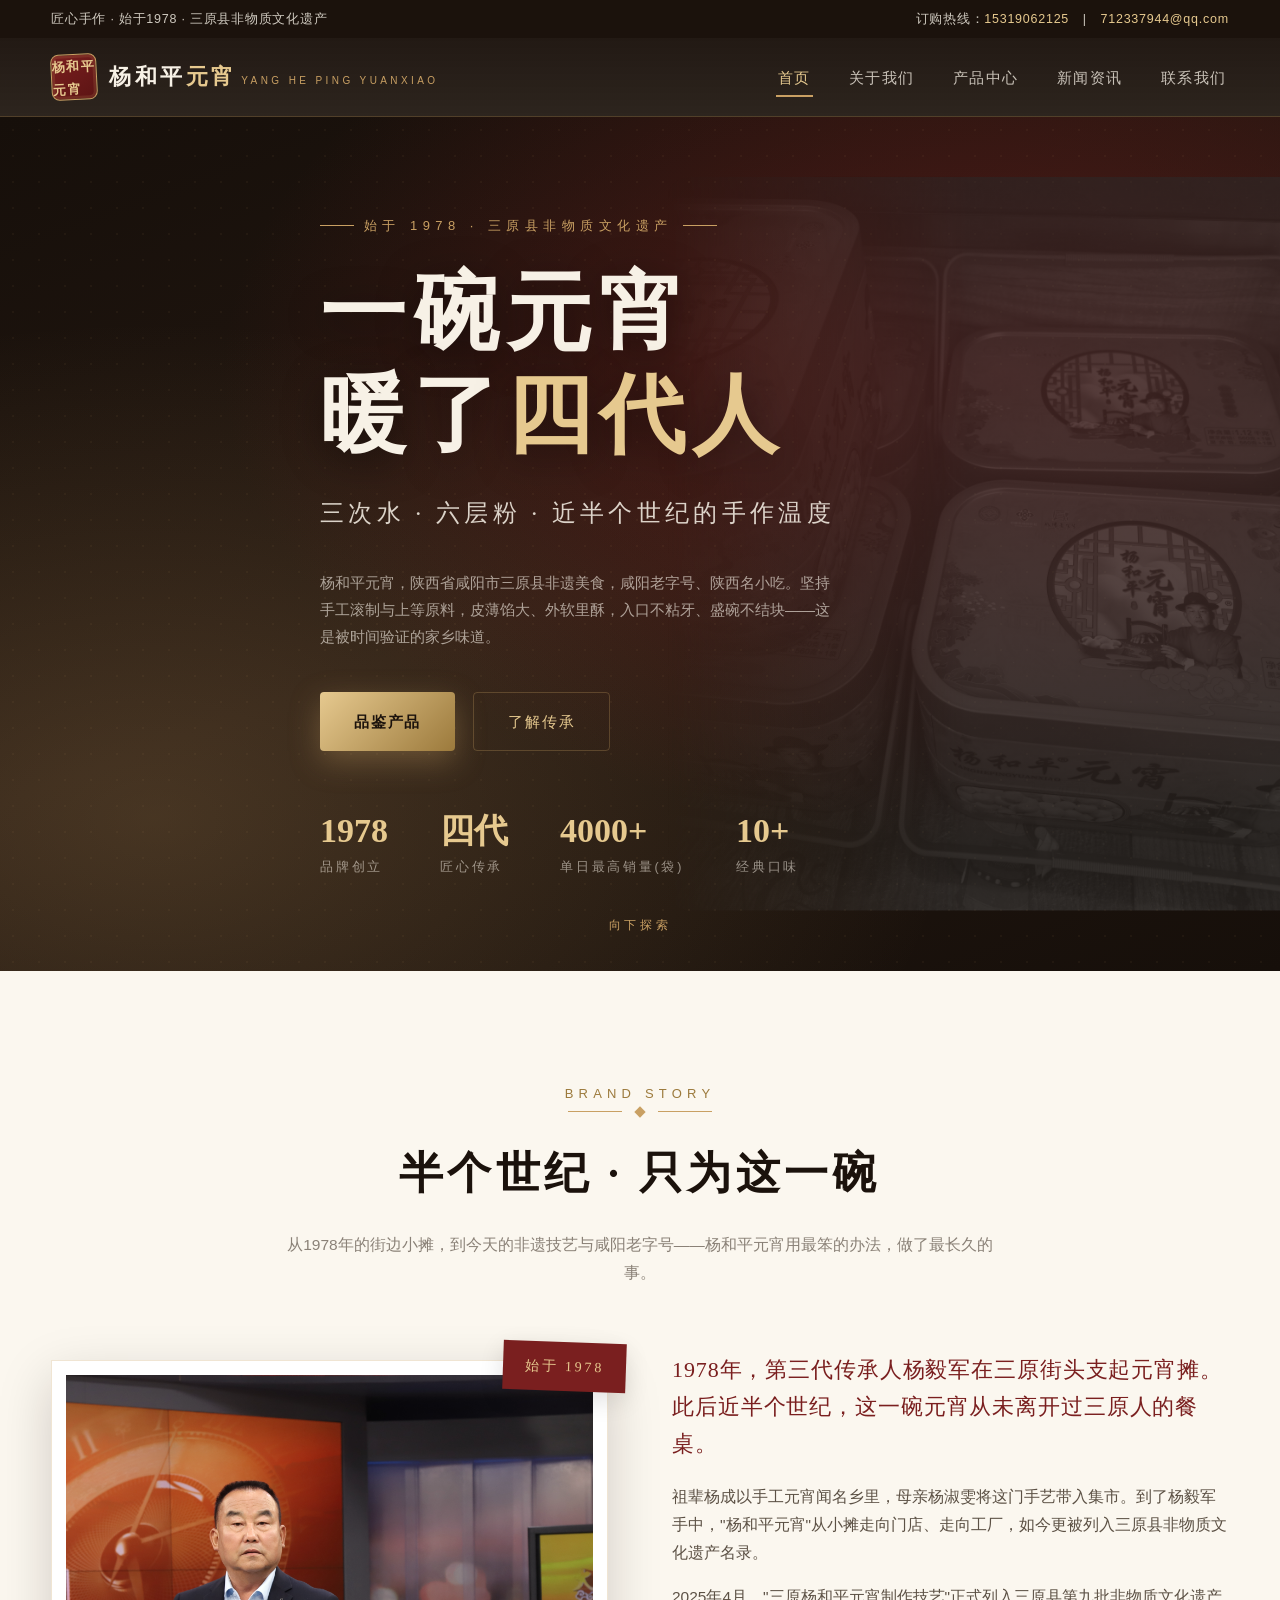
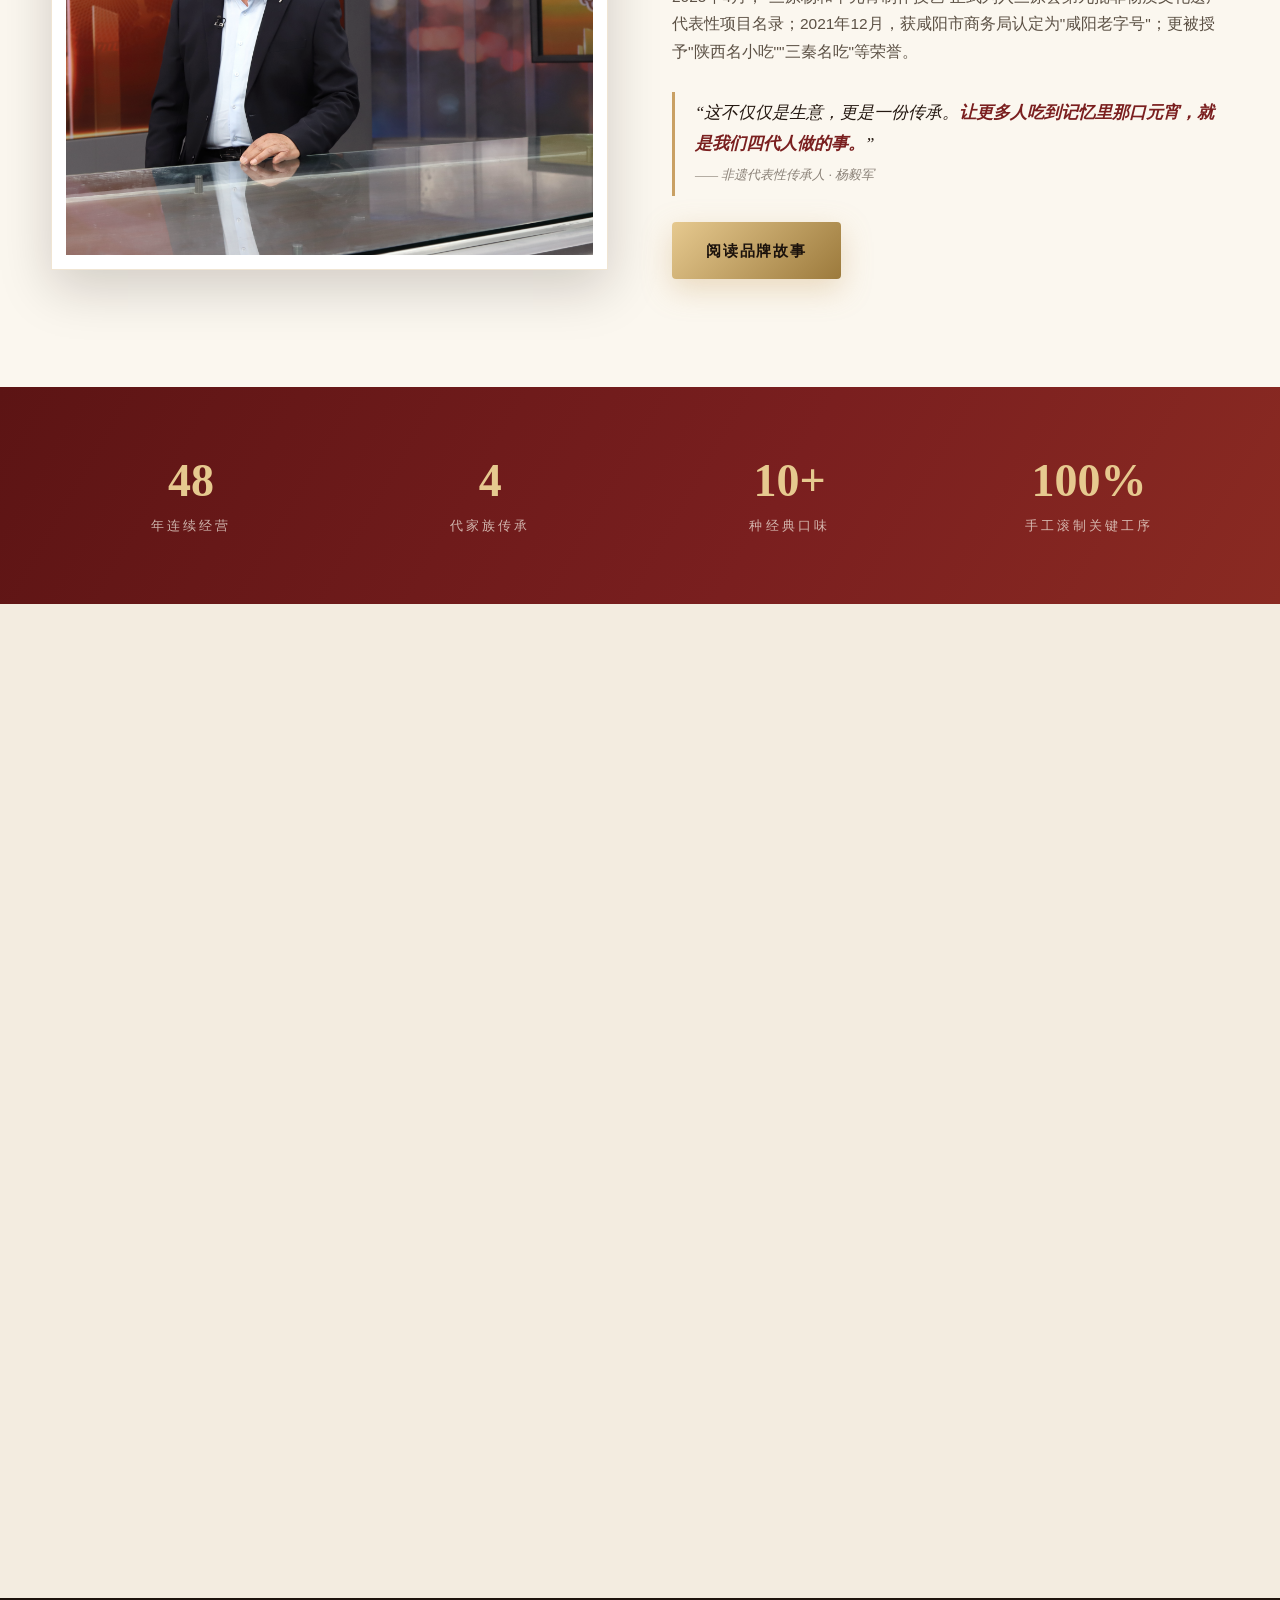
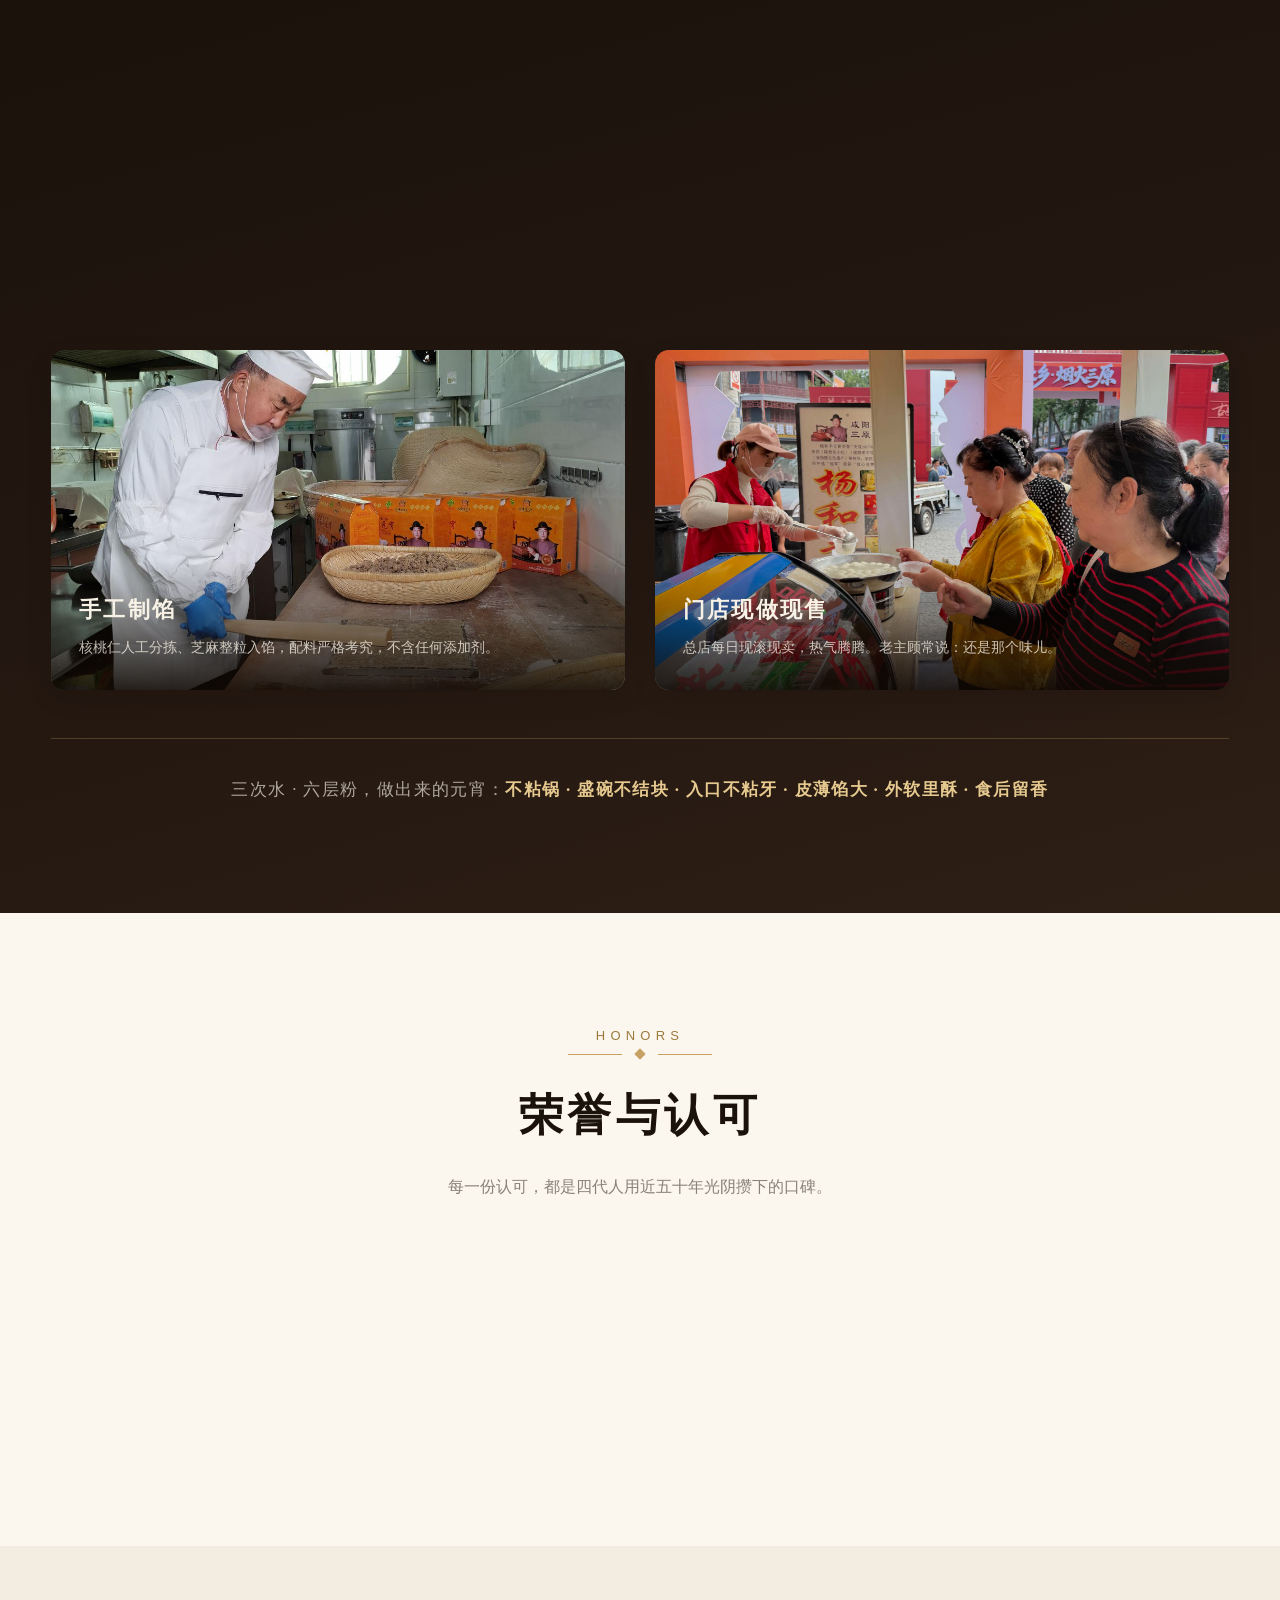
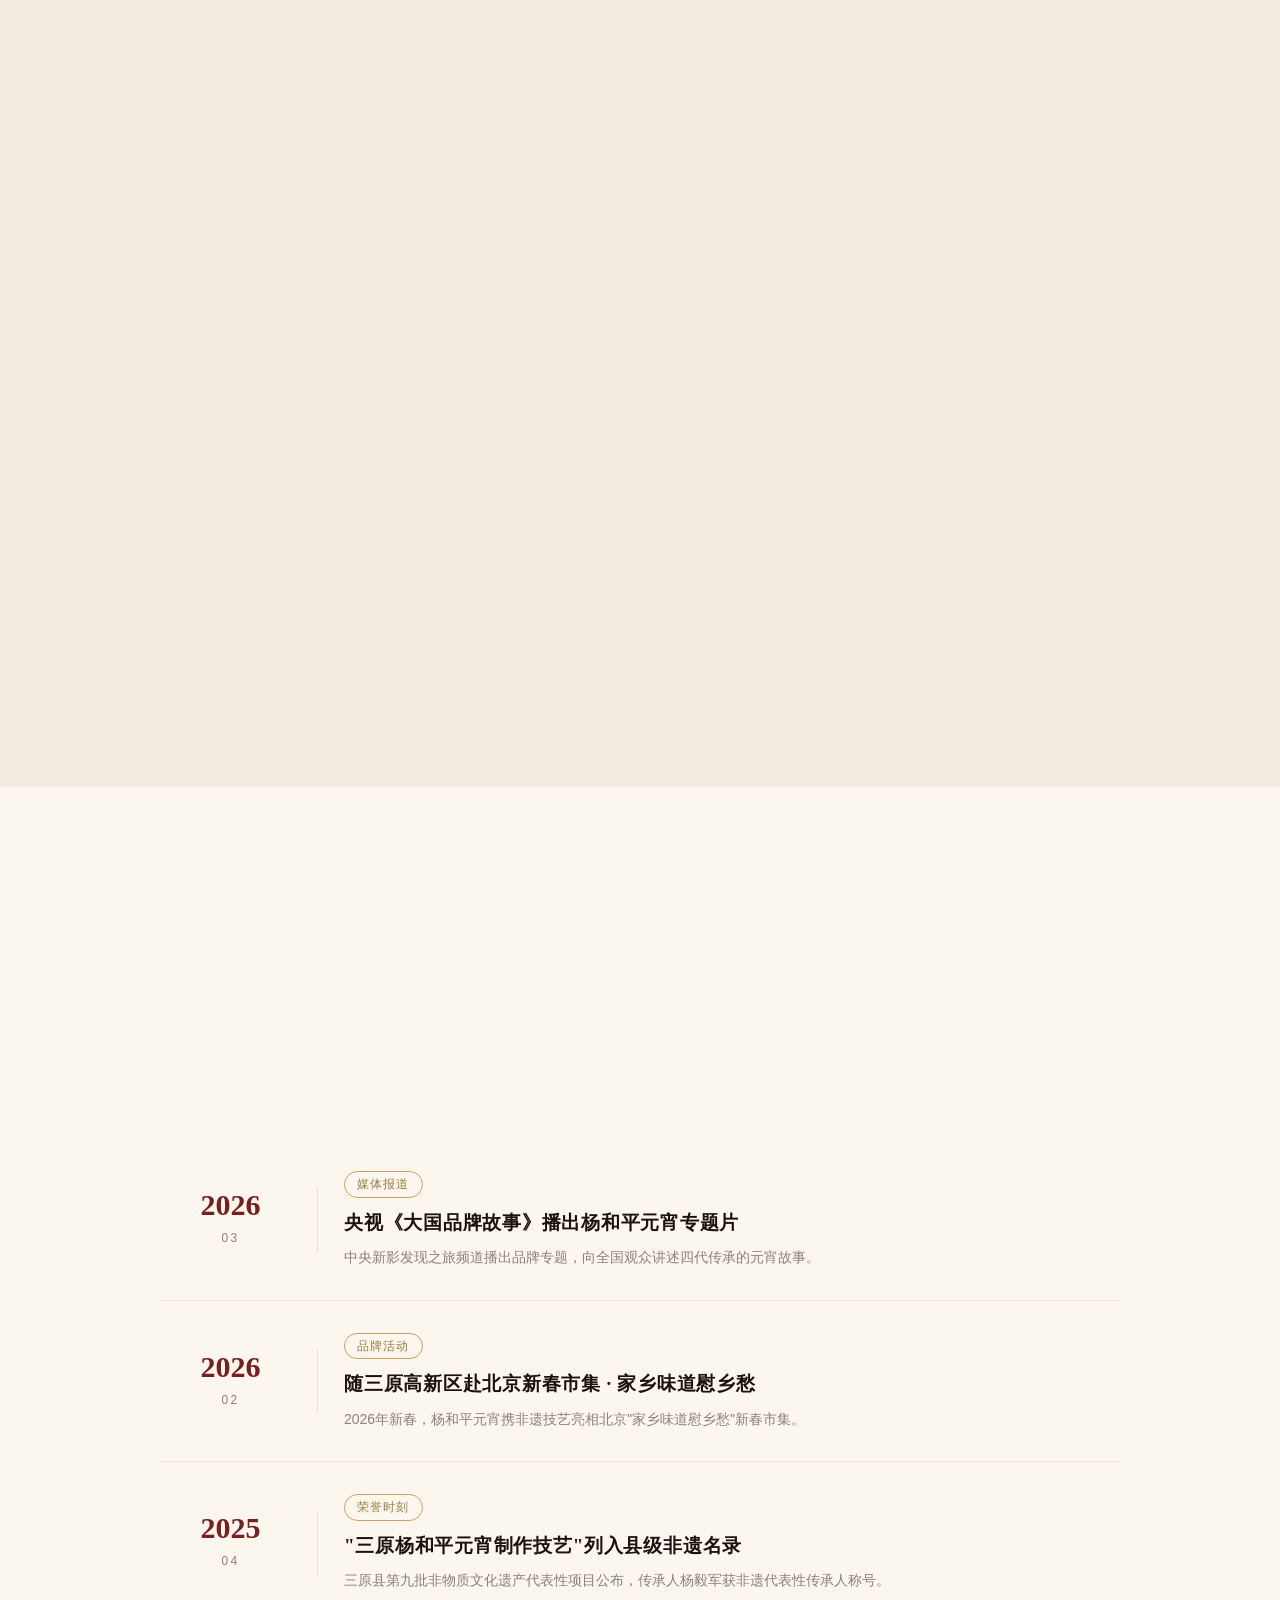
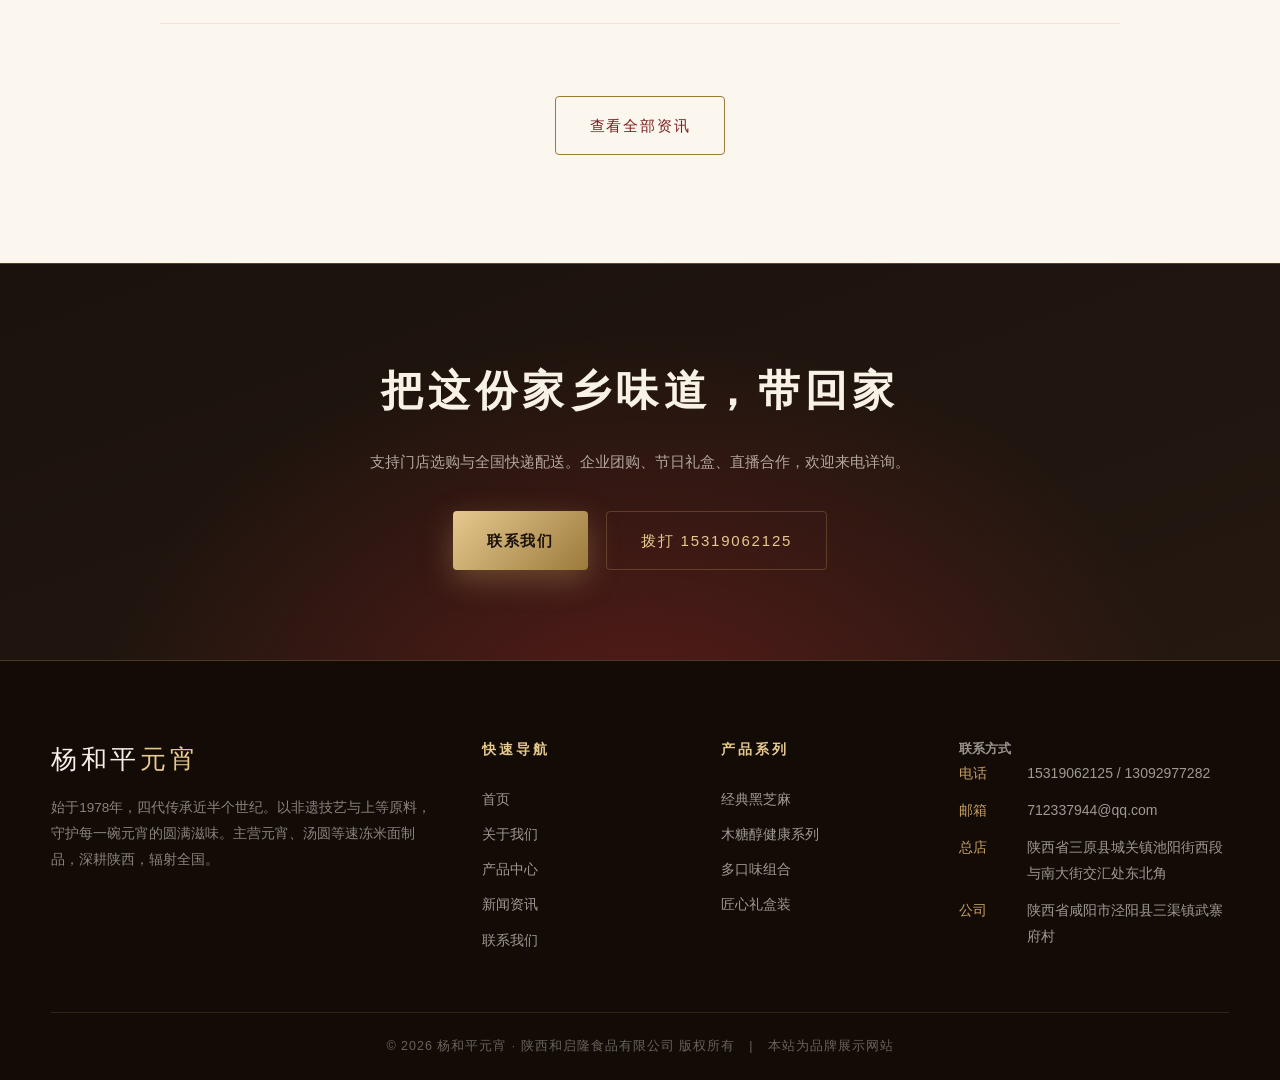
<file: yangheping-yuanxiao/index.html>
<!DOCTYPE html>
<html lang="zh-CN">
<head>
<meta charset="UTF-8">
<meta name="viewport" content="width=device-width, initial-scale=1.0">
<title>杨和平元宵 - 始于1978 · 四代传承 | 陕西和启隆食品有限公司</title>
<meta name="description" content="杨和平元宵，始于1978年，四代传承近半个世纪。三原县非物质文化遗产，咸阳老字号，陕西名小吃。手工滚制，三次水六层粉，皮薄馅大，不粘锅不粘牙。">
<link rel="stylesheet" href="assets/css/style.css">
</head>
<body>

<!-- 顶部信息条 -->
<div class="topbar">
  <div class="container">
    <span>匠心手作 · 始于1978 · 三原县非物质文化遗产</span>
    <span>订购热线：<a href="tel:15319062125">15319062125</a>　|　<a href="mailto:712337944@qq.com">712337944@qq.com</a></span>
  </div>
</div>

<!-- 导航 -->
<header class="site-header">
  <div class="container nav">
    <a class="brand" href="index.html">
      <span class="brand-logo">杨和平<br>元宵</span>
      <span class="brand-text">
        <span class="cn">杨和平<em>元宵</em></span>
        <span class="en">Yang He Ping Yuanxiao</span>
      </span>
    </a>
    <nav class="nav-links">
      <a href="index.html" class="active">首页</a>
      <a href="about.html">关于我们</a>
      <a href="products.html">产品中心</a>
      <a href="news.html">新闻资讯</a>
      <a href="contact.html">联系我们</a>
    </nav>
    <button class="nav-toggle" aria-label="菜单">☰</button>
  </div>
</header>

<!-- Hero -->
<section class="hero">
  <img class="hero-img" src="assets/images/product-yuanxiao.jpg" alt="杨和平元宵" loading="eager">
  <div class="container hero-content">
    <span class="hero-eyebrow">始于 1978 · 三原县非物质文化遗产</span>
    <h1>一碗元宵<br>暖了<span class="gold">四代人</span></h1>
    <p class="slogan">三次水 · 六层粉 · 近半个世纪的手作温度</p>
    <p class="sub">杨和平元宵，陕西省咸阳市三原县非遗美食，咸阳老字号、陕西名小吃。坚持手工滚制与上等原料，皮薄馅大、外软里酥，入口不粘牙、盛碗不结块——这是被时间验证的家乡味道。</p>
    <div class="btn-group">
      <a class="btn btn-gold" href="products.html">品鉴产品</a>
      <a class="btn btn-ghost" href="about.html">了解传承</a>
    </div>
    <div class="hero-stats">
      <div class="stat"><b>1978</b><span>品牌创立</span></div>
      <div class="stat"><b>四代</b><span>匠心传承</span></div>
      <div class="stat"><b>4000+</b><span>单日最高销量(袋)</span></div>
      <div class="stat"><b>10+</b><span>经典口味</span></div>
    </div>
  </div>
  <div class="hero-scroll">向下探索</div>
</section>

<!-- 品牌故事 -->
<section class="section section-cream">
  <div class="container">
    <div class="section-head reveal">
      <span class="kicker">BRAND STORY</span>
      <div class="orn"><i></i></div>
      <h2>半个世纪 · 只为这一碗</h2>
      <p>从1978年的街边小摊，到今天的非遗技艺与咸阳老字号——杨和平元宵用最笨的办法，做了最长久的事。</p>
    </div>
    <div class="story-grid">
      <div class="story-media reveal">
        <div class="frame">
          <img src="assets/images/studio-portrait.jpg" alt="非遗传承人杨毅军">
        </div>
      </div>
      <div class="story-text reveal">
        <p class="lead">1978年，第三代传承人杨毅军在三原街头支起元宵摊。此后近半个世纪，这一碗元宵从未离开过三原人的餐桌。</p>
        <p>祖辈杨成以手工元宵闻名乡里，母亲杨淑雯将这门手艺带入集市。到了杨毅军手中，"杨和平元宵"从小摊走向门店、走向工厂，如今更被列入三原县非物质文化遗产名录。</p>
        <p>2025年4月，"三原杨和平元宵制作技艺"正式列入三原县第九批非物质文化遗产代表性项目名录；2021年12月，获咸阳市商务局认定为"咸阳老字号"；更被授予"陕西名小吃""三秦名吃"等荣誉。</p>
        <div class="quote">“这不仅仅是生意，更是一份传承。<b>让更多人吃到记忆里那口元宵，就是我们四代人做的事。</b>”<br><span style="font-size:13px;color:var(--muted)">—— 非遗代表性传承人 · 杨毅军</span></div>
        <a class="btn btn-gold" href="about.html">阅读品牌故事</a>
      </div>
    </div>
  </div>
</section>

<!-- 数据条 -->
<div class="data-strip">
  <div class="container">
    <div class="data-item"><b>48</b><span>年连续经营</span></div>
    <div class="data-item"><b>4</b><span>代家族传承</span></div>
    <div class="data-item"><b>10+</b><span>种经典口味</span></div>
    <div class="data-item"><b>100%</b><span>手工滚制关键工序</span></div>
  </div>
</div>

<!-- 产品预览 -->
<section class="section section-light">
  <div class="container">
    <div class="section-head reveal">
      <span class="kicker">PRODUCTS</span>
      <div class="orn"><i></i></div>
      <h2>经典产品系列</h2>
      <p>黑芝麻、豆沙、枣泥、桂花、山楂，再到木糖醇、榴莲、蓝莓——传统与创新，总有一味打动你。</p>
    </div>
    <div class="product-grid">
      <div class="product-card reveal">
        <div class="thumb"><img src="assets/images/product-yuanxiao.jpg" alt="经典黑芝麻元宵"></div>
        <div class="body">
          <h3>经典黑芝麻</h3>
          <p>整粒黑芝麻入馅，石磨碾粉，咬开满口芝麻香。招牌中的招牌。</p>
          <span class="tag">镇店之宝</span>
        </div>
      </div>
      <div class="product-card reveal">
        <div class="thumb"><img src="assets/images/product-box.jpg" alt="健康木糖醇系列"></div>
        <div class="body">
          <h3>木糖醇健康系列</h3>
          <p>选用天然木糖醇替代蔗糖，黑芝麻木糖醇元宵，甜而不腻，健康之选。</p>
          <span class="tag">低糖优选</span>
        </div>
      </div>
      <div class="product-card reveal">
        <div class="thumb"><img src="assets/images/product-pack-design.jpg" alt="礼盒装元宵"></div>
        <div class="body">
          <h3>匠心礼盒装</h3>
          <p>四合一混合装，节日馈赠佳品。从包装到口味，皆是体面。</p>
          <span class="tag">馈赠首选</span>
        </div>
      </div>
      <div class="product-card reveal">
        <div class="thumb"><img src="assets/images/store-stall.jpg" alt="门店现做现售"></div>
        <div class="body">
          <h3>门店现做现售</h3>
          <p>总店每日现滚现卖，热气腾腾。老主顾常说：还是那个味儿。</p>
          <span class="tag">每日现做</span>
        </div>
      </div>
    </div>
    <div class="text-center mt-2 reveal">
      <a class="btn btn-gold" href="products.html">查看全部产品</a>
    </div>
  </div>
</section>

<!-- 工艺 -->
<section class="section section-dark">
  <div class="container">
    <div class="section-head reveal">
      <span class="kicker">CRAFT</span>
      <div class="orn"><i></i></div>
      <h2>慢工出细活 · 非遗技艺</h2>
      <p>糯米浸泡十五天，石磨碾粉；手工滚制"三次水、六层粉"——机器可以替代力气，替代不了火候。</p>
    </div>
    <div class="craft-grid">
      <div class="craft-card reveal">
        <img src="assets/images/craft-making.jpg" alt="手工制馅">
        <div class="overlay">
          <h3>手工制馅</h3>
          <p>核桃仁人工分拣、芝麻整粒入馅，配料严格考究，不含任何添加剂。</p>
        </div>
      </div>
      <div class="craft-card reveal">
        <img src="assets/images/store-stall.jpg" alt="门店现做现售">
        <div class="overlay">
          <h3>门店现做现售</h3>
          <p>总店每日现滚现卖，热气腾腾。老主顾常说：还是那个味儿。</p>
        </div>
      </div>
    </div>
    <div class="craft-note reveal">
      三次水 · 六层粉，做出来的元宵：<b>不粘锅 · 盛碗不结块 · 入口不粘牙 · 皮薄馅大 · 外软里酥 · 食后留香</b>
    </div>
  </div>
</section>

<!-- 荣誉 -->
<section class="section section-cream">
  <div class="container">
    <div class="section-head reveal">
      <span class="kicker">HONORS</span>
      <div class="orn"><i></i></div>
      <h2>荣誉与认可</h2>
      <p>每一份认可，都是四代人用近五十年光阴攒下的口碑。</p>
    </div>
    <div class="honor-grid">
      <div class="honor-item reveal"><div class="icon">遗</div><h4>非物质文化遗产</h4><p>三原县第九批非遗名录 · 2025</p></div>
      <div class="honor-item reveal"><div class="icon">老</div><h4>咸阳老字号</h4><p>咸阳市商务局认定 · 2021</p></div>
      <div class="honor-item reveal"><div class="icon">名</div><h4>陕西名小吃</h4><p>地方名优小吃认证</p></div>
      <div class="honor-item reveal"><div class="icon">标</div><h4>行业标杆企业</h4><p>陕西省行业标杆 · 创新发展</p></div>
    </div>
  </div>
</section>

<!-- 媒体 -->
<section class="section section-light">
  <div class="container">
    <div class="section-head reveal">
      <span class="kicker">MEDIA</span>
      <div class="orn"><i></i></div>
      <h2>媒体关注</h2>
      <p>从央视演播室到地方报纸，一碗元宵的故事被更多人看见。</p>
    </div>
    <div class="media-grid">
      <div class="media-card reveal">
        <div class="thumb"><img src="assets/images/cctv-interview.jpg" alt="央视专访"></div>
        <div class="body">
          <span class="src">央视 · 发现之旅频道</span>
          <h4>《大国品牌故事》专访杨和平元宵</h4>
          <p>2024年4月，主持人姚雪松对话传承人杨毅军；专题片于2026年3月在中央新影发现之旅频道播出。</p>
        </div>
      </div>
      <div class="media-card reveal">
        <div class="thumb"><img src="assets/images/inheritor-interview.png" alt="非遗纪录片"></div>
        <div class="body">
          <span class="src">非遗专题</span>
          <h4>三原非遗纪录片中的杨毅军</h4>
          <p>"三原杨和平元宵制作技艺"非遗申报纪录片，记录滚制技艺与传承人的坚守。</p>
        </div>
      </div>
      <div class="media-card reveal">
        <div class="thumb"><img src="assets/images/welfare-visit-a.jpg" alt="公益报道"></div>
        <div class="body">
          <span class="src">社会责任</span>
          <h4>公益慰问 · 温暖同行</h4>
          <p>重阳敬老、抗疫保供、慰问烈士家属……以匠心做事，以善意待人。</p>
        </div>
      </div>
    </div>
  </div>
</section>

<!-- 新闻预览 -->
<section class="section section-cream">
  <div class="container">
    <div class="section-head reveal">
      <span class="kicker">NEWS</span>
      <div class="orn"><i></i></div>
      <h2>品牌动态</h2>
      <p>走进市集、走进演播室，也走进千家万户的餐桌。</p>
    </div>
    <div class="news-list reveal">
      <div class="news-row">
        <div class="date"><b>2026</b><span>03</span></div>
        <div class="meta">
          <span class="cat">媒体报道</span>
          <h4>央视《大国品牌故事》播出杨和平元宵专题片</h4>
          <p>中央新影发现之旅频道播出品牌专题，向全国观众讲述四代传承的元宵故事。</p>
        </div>
      </div>
      <div class="news-row">
        <div class="date"><b>2026</b><span>02</span></div>
        <div class="meta">
          <span class="cat">品牌活动</span>
          <h4>随三原高新区赴北京新春市集 · 家乡味道慰乡愁</h4>
          <p>2026年新春，杨和平元宵携非遗技艺亮相北京"家乡味道慰乡愁"新春市集。</p>
        </div>
      </div>
      <div class="news-row">
        <div class="date"><b>2025</b><span>04</span></div>
        <div class="meta">
          <span class="cat">荣誉时刻</span>
          <h4>"三原杨和平元宵制作技艺"列入县级非遗名录</h4>
          <p>三原县第九批非物质文化遗产代表性项目公布，传承人杨毅军获非遗代表性传承人称号。</p>
        </div>
      </div>
    </div>
    <div class="text-center mt-2 reveal">
      <a class="btn btn-ghost" href="news.html" style="color:var(--wine);border-color:var(--gold-deep)">查看全部资讯</a>
    </div>
  </div>
</section>

<!-- CTA -->
<section class="cta">
  <div class="container reveal">
    <h2>把这份家乡味道，带回家</h2>
    <p>支持门店选购与全国快递配送。企业团购、节日礼盒、直播合作，欢迎来电详询。</p>
    <div class="btn-group flow-btns">
      <a class="btn btn-gold" href="contact.html">联系我们</a>
      <a class="btn btn-ghost" href="tel:15319062125">拨打 15319062125</a>
    </div>
  </div>
</section>

<!-- 页脚 -->
<footer class="site-footer">
  <div class="container">
    <div class="footer-grid">
      <div class="footer-brand">
        <div class="cn">杨和平<em>元宵</em></div>
        <p>始于1978年，四代传承近半个世纪。以非遗技艺与上等原料，守护每一碗元宵的圆满滋味。主营元宵、汤圆等速冻米面制品，深耕陕西，辐射全国。</p>
      </div>
      <div class="footer-col">
        <h5>快速导航</h5>
        <a href="index.html">首页</a>
        <a href="about.html">关于我们</a>
        <a href="products.html">产品中心</a>
        <a href="news.html">新闻资讯</a>
        <a href="contact.html">联系我们</a>
      </div>
      <div class="footer-col">
        <h5>产品系列</h5>
        <a href="products.html">经典黑芝麻</a>
        <a href="products.html">木糖醇健康系列</a>
        <a href="products.html">多口味组合</a>
        <a href="products.html">匠心礼盒装</a>
      </div>
      <div class="footer-contact">
        <h5>联系方式</h5>
        <ul>
          <li><b>电话</b><span>15319062125 / 13092977282</span></li>
          <li><b>邮箱</b><span>712337944@qq.com</span></li>
          <li><b>总店</b><span>陕西省三原县城关镇池阳街西段与南大街交汇处东北角</span></li>
          <li><b>公司</b><span>陕西省咸阳市泾阳县三渠镇武寨府村</span></li>
        </ul>
      </div>
    </div>
    <div class="footer-bottom">
      © 2026 杨和平元宵 · 陕西和启隆食品有限公司 版权所有　|　本站为品牌展示网站
    </div>
  </div>
</footer>

<script src="assets/js/main.js"></script>
</body>
</html>
</file>
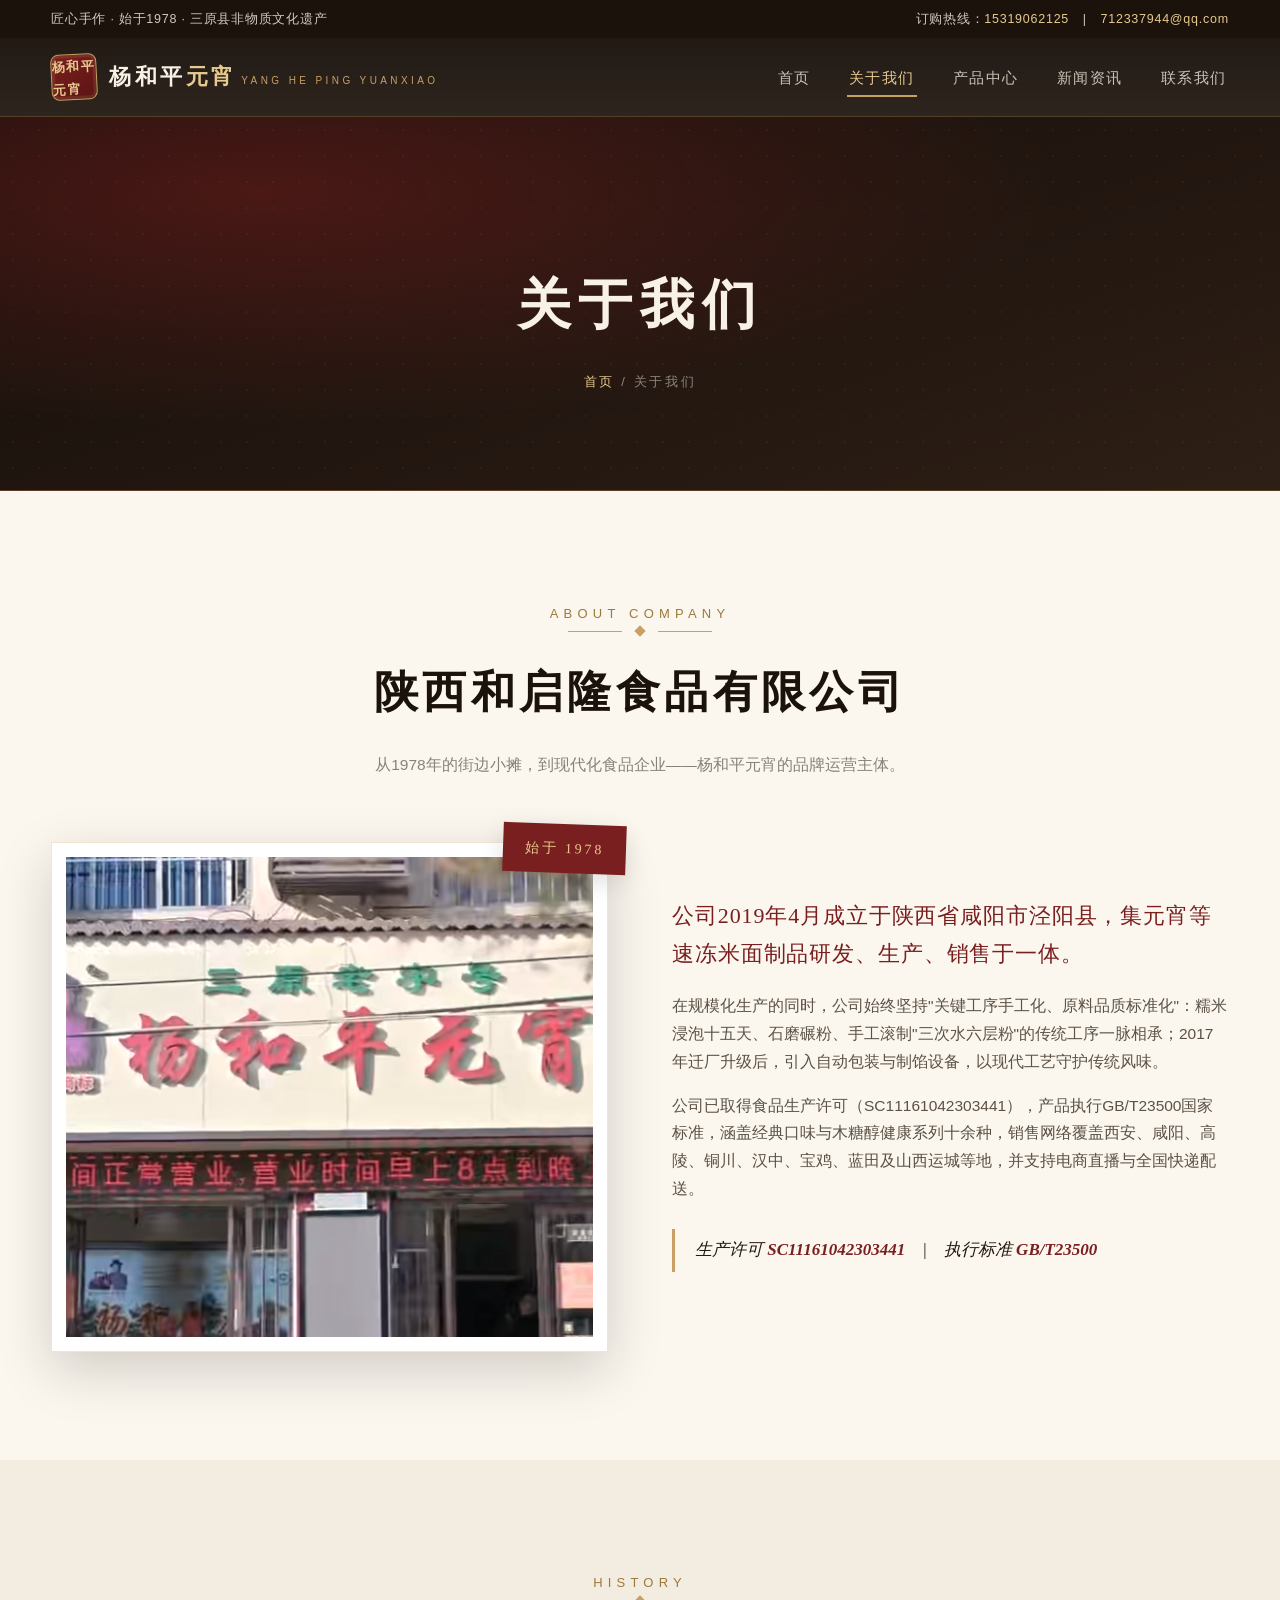
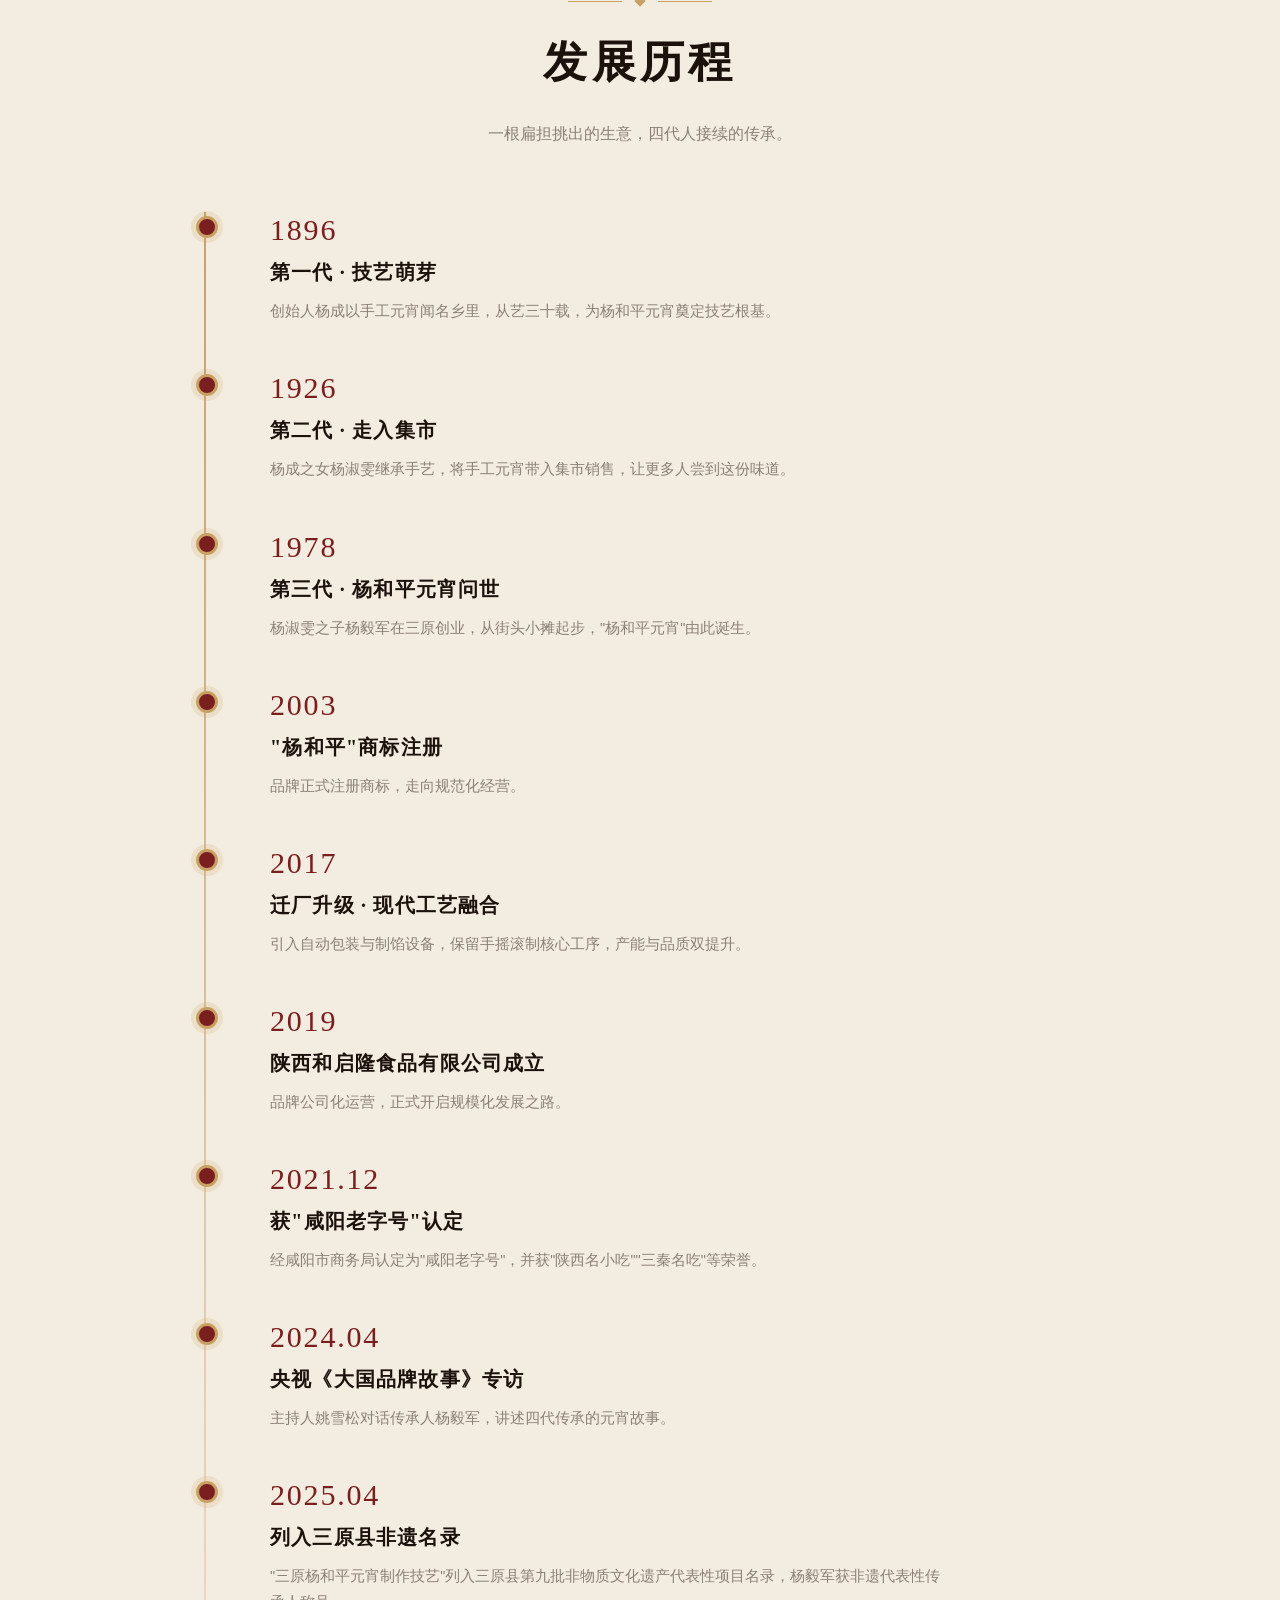
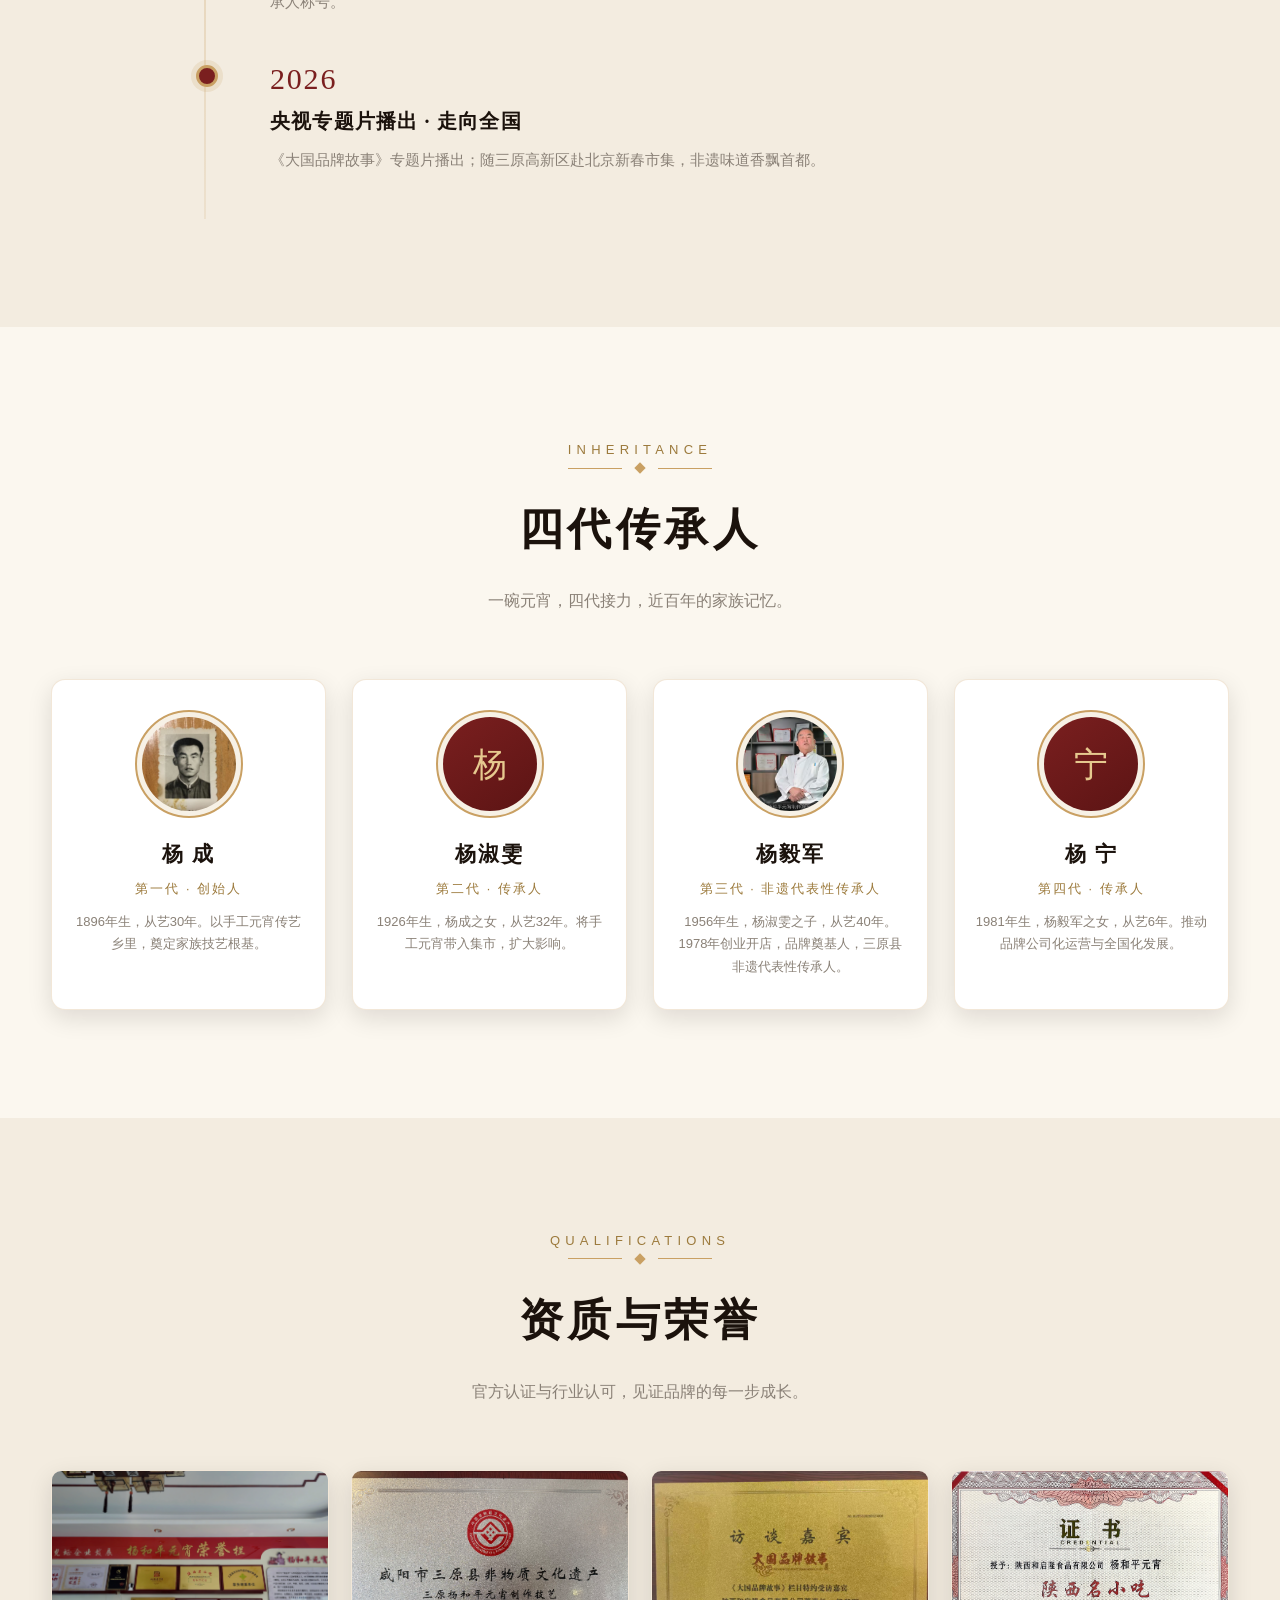
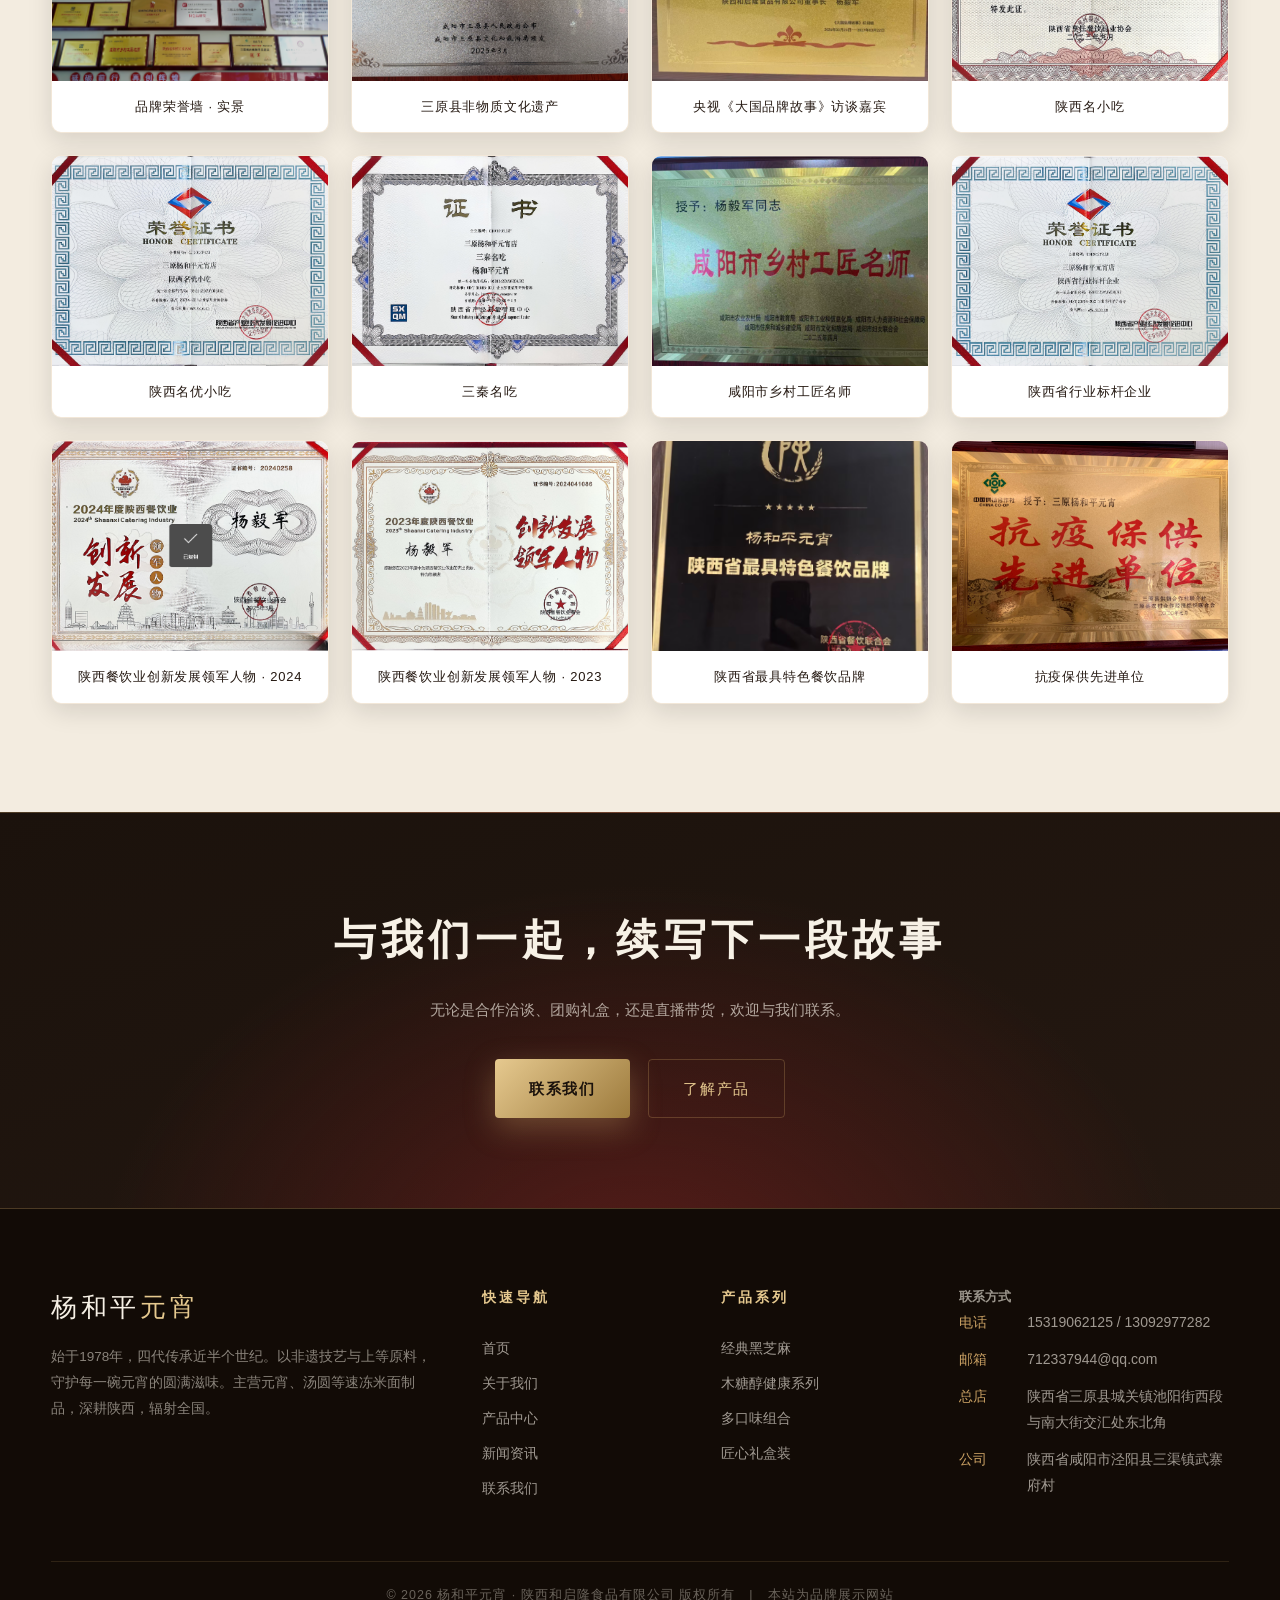
<file: yangheping-yuanxiao/about.html>
<!DOCTYPE html>
<html lang="zh-CN">
<head>
<meta charset="UTF-8">
<meta name="viewport" content="width=device-width, initial-scale=1.0">
<title>关于我们 - 杨和平元宵 | 四代传承 · 非遗技艺</title>
<meta name="description" content="杨和平元宵始于1978年，历经四代传承，2025年列入三原县非物质文化遗产名录。了解我们的品牌故事、发展历程与企业文化。">
<link rel="stylesheet" href="assets/css/style.css">
</head>
<body>

<div class="topbar">
  <div class="container">
    <span>匠心手作 · 始于1978 · 三原县非物质文化遗产</span>
    <span>订购热线：<a href="tel:15319062125">15319062125</a>　|　<a href="mailto:712337944@qq.com">712337944@qq.com</a></span>
  </div>
</div>

<header class="site-header">
  <div class="container nav">
    <a class="brand" href="index.html">
      <span class="brand-logo">杨和平<br>元宵</span>
      <span class="brand-text">
        <span class="cn">杨和平<em>元宵</em></span>
        <span class="en">Yang He Ping Yuanxiao</span>
      </span>
    </a>
    <nav class="nav-links">
      <a href="index.html">首页</a>
      <a href="about.html" class="active">关于我们</a>
      <a href="products.html">产品中心</a>
      <a href="news.html">新闻资讯</a>
      <a href="contact.html">联系我们</a>
    </nav>
    <button class="nav-toggle" aria-label="菜单">☰</button>
  </div>
</header>

<!-- 页面横幅 -->
<section class="page-hero">
  <div class="container">
    <h1>关于我们</h1>
    <p class="crumb"><a href="index.html">首页</a> / 关于我们</p>
  </div>
</section>

<!-- 企业简介 -->
<section class="section section-cream">
  <div class="container">
    <div class="section-head reveal">
      <span class="kicker">ABOUT COMPANY</span>
      <div class="orn"><i></i></div>
      <h2>陕西和启隆食品有限公司</h2>
      <p>从1978年的街边小摊，到现代化食品企业——杨和平元宵的品牌运营主体。</p>
    </div>
    <div class="story-grid">
      <div class="story-media reveal">
        <div class="frame">
          <img src="assets/images/store-front.png" alt="杨和平元宵门店">
        </div>
      </div>
      <div class="story-text reveal">
        <p class="lead">公司2019年4月成立于陕西省咸阳市泾阳县，集元宵等速冻米面制品研发、生产、销售于一体。</p>
        <p>在规模化生产的同时，公司始终坚持"关键工序手工化、原料品质标准化"：糯米浸泡十五天、石磨碾粉、手工滚制"三次水六层粉"的传统工序一脉相承；2017年迁厂升级后，引入自动包装与制馅设备，以现代工艺守护传统风味。</p>
        <p>公司已取得食品生产许可（SC11161042303441），产品执行GB/T23500国家标准，涵盖经典口味与木糖醇健康系列十余种，销售网络覆盖西安、咸阳、高陵、铜川、汉中、宝鸡、蓝田及山西运城等地，并支持电商直播与全国快递配送。</p>
        <div class="quote">生产许可 <b>SC11161042303441</b>　|　执行标准 <b>GB/T23500</b></div>
      </div>
    </div>
  </div>
</section>

<!-- 发展历程 -->
<section class="section section-light">
  <div class="container">
    <div class="section-head reveal">
      <span class="kicker">HISTORY</span>
      <div class="orn"><i></i></div>
      <h2>发展历程</h2>
      <p>一根扁担挑出的生意，四代人接续的传承。</p>
    </div>
    <div class="timeline reveal">
      <div class="timeline-item">
        <div class="year">1896</div>
        <h4>第一代 · 技艺萌芽</h4>
        <p>创始人杨成以手工元宵闻名乡里，从艺三十载，为杨和平元宵奠定技艺根基。</p>
      </div>
      <div class="timeline-item">
        <div class="year">1926</div>
        <h4>第二代 · 走入集市</h4>
        <p>杨成之女杨淑雯继承手艺，将手工元宵带入集市销售，让更多人尝到这份味道。</p>
      </div>
      <div class="timeline-item">
        <div class="year">1978</div>
        <h4>第三代 · 杨和平元宵问世</h4>
        <p>杨淑雯之子杨毅军在三原创业，从街头小摊起步，"杨和平元宵"由此诞生。</p>
      </div>
      <div class="timeline-item">
        <div class="year">2003</div>
        <h4>"杨和平"商标注册</h4>
        <p>品牌正式注册商标，走向规范化经营。</p>
      </div>
      <div class="timeline-item">
        <div class="year">2017</div>
        <h4>迁厂升级 · 现代工艺融合</h4>
        <p>引入自动包装与制馅设备，保留手摇滚制核心工序，产能与品质双提升。</p>
      </div>
      <div class="timeline-item">
        <div class="year">2019</div>
        <h4>陕西和启隆食品有限公司成立</h4>
        <p>品牌公司化运营，正式开启规模化发展之路。</p>
      </div>
      <div class="timeline-item">
        <div class="year">2021.12</div>
        <h4>获"咸阳老字号"认定</h4>
        <p>经咸阳市商务局认定为"咸阳老字号"，并获"陕西名小吃""三秦名吃"等荣誉。</p>
      </div>
      <div class="timeline-item">
        <div class="year">2024.04</div>
        <h4>央视《大国品牌故事》专访</h4>
        <p>主持人姚雪松对话传承人杨毅军，讲述四代传承的元宵故事。</p>
      </div>
      <div class="timeline-item">
        <div class="year">2025.04</div>
        <h4>列入三原县非遗名录</h4>
        <p>"三原杨和平元宵制作技艺"列入三原县第九批非物质文化遗产代表性项目名录，杨毅军获非遗代表性传承人称号。</p>
      </div>
      <div class="timeline-item">
        <div class="year">2026</div>
        <h4>央视专题片播出 · 走向全国</h4>
        <p>《大国品牌故事》专题片播出；随三原高新区赴北京新春市集，非遗味道香飘首都。</p>
      </div>
    </div>
  </div>
</section>

<!-- 四代传承 -->
<section class="section section-cream">
  <div class="container">
    <div class="section-head reveal">
      <span class="kicker">INHERITANCE</span>
      <div class="orn"><i></i></div>
      <h2>四代传承人</h2>
      <p>一碗元宵，四代接力，近百年的家族记忆。</p>
    </div>
    <div class="gene-grid">
      <div class="gene-card reveal">
        <div class="avatar"><img src="assets/images/founder-1978.jpg" alt="杨成"></div>
        <h4>杨 成</h4>
        <div class="role">第一代 · 创始人</div>
        <p>1896年生，从艺30年。以手工元宵传艺乡里，奠定家族技艺根基。</p>
      </div>
      <div class="gene-card reveal">
        <div class="avatar"><span class="init">杨</span></div>
        <h4>杨淑雯</h4>
        <div class="role">第二代 · 传承人</div>
        <p>1926年生，杨成之女，从艺32年。将手工元宵带入集市，扩大影响。</p>
      </div>
      <div class="gene-card reveal">
        <div class="avatar"><img src="assets/images/inheritor-yangyijun.png" alt="杨毅军"></div>
        <h4>杨毅军</h4>
        <div class="role">第三代 · 非遗代表性传承人</div>
        <p>1956年生，杨淑雯之子，从艺40年。1978年创业开店，品牌奠基人，三原县非遗代表性传承人。</p>
      </div>
      <div class="gene-card reveal">
        <div class="avatar"><span class="init">宁</span></div>
        <h4>杨 宁</h4>
        <div class="role">第四代 · 传承人</div>
        <p>1981年生，杨毅军之女，从艺6年。推动品牌公司化运营与全国化发展。</p>
      </div>
    </div>
  </div>
</section>

<!-- 荣誉资质 -->
<section class="section section-light">
  <div class="container">
    <div class="section-head reveal">
      <span class="kicker">QUALIFICATIONS</span>
      <div class="orn"><i></i></div>
      <h2>资质与荣誉</h2>
      <p>官方认证与行业认可，见证品牌的每一步成长。</p>
    </div>
    <div class="honor-wall">
      <figure class="reveal"><img src="assets/images/honor-wall.jpg" alt="荣誉墙实景"><figcaption>品牌荣誉墙 · 实景</figcaption></figure>
      <figure class="reveal"><img src="assets/images/honor-feiyi.png" alt="非遗证书"><figcaption>三原县非物质文化遗产</figcaption></figure>
      <figure class="reveal"><img src="assets/images/honor-fangtan.png" alt="央视访谈嘉宾铭牌"><figcaption>央视《大国品牌故事》访谈嘉宾</figcaption></figure>
      <figure class="reveal"><img src="assets/images/honor-mingxiaochi.png" alt="陕西名小吃"><figcaption>陕西名小吃</figcaption></figure>
      <figure class="reveal"><img src="assets/images/honor-mingyou.png" alt="陕西名优小吃"><figcaption>陕西名优小吃</figcaption></figure>
      <figure class="reveal"><img src="assets/images/honor-sanqin.png" alt="三秦名吃"><figcaption>三秦名吃</figcaption></figure>
      <figure class="reveal"><img src="assets/images/honor-gongjiang.png" alt="乡村工匠名师"><figcaption>咸阳市乡村工匠名师</figcaption></figure>
      <figure class="reveal"><img src="assets/images/honor-biaogan.png" alt="行业标杆企业"><figcaption>陕西省行业标杆企业</figcaption></figure>
      <figure class="reveal"><img src="assets/images/honor-chuangxin.png" alt="创新发展领军人物"><figcaption>陕西餐饮业创新发展领军人物 · 2024</figcaption></figure>
      <figure class="reveal"><img src="assets/images/honor-lingjun.png" alt="创新发展领军人物"><figcaption>陕西餐饮业创新发展领军人物 · 2023</figcaption></figure>
      <figure class="reveal"><img src="assets/images/honor-techan.png" alt="最具特色餐饮品牌"><figcaption>陕西省最具特色餐饮品牌</figcaption></figure>
      <figure class="reveal"><img src="assets/images/honor-kangyi.png" alt="抗疫保供先进单位"><figcaption>抗疫保供先进单位</figcaption></figure>
    </div>
  </div>
</section>

<!-- CTA -->
<section class="cta">
  <div class="container reveal">
    <h2>与我们一起，续写下一段故事</h2>
    <p>无论是合作洽谈、团购礼盒，还是直播带货，欢迎与我们联系。</p>
    <div class="btn-group flow-btns">
      <a class="btn btn-gold" href="contact.html">联系我们</a>
      <a class="btn btn-ghost" href="products.html">了解产品</a>
    </div>
  </div>
</section>

<footer class="site-footer">
  <div class="container">
    <div class="footer-grid">
      <div class="footer-brand">
        <div class="cn">杨和平<em>元宵</em></div>
        <p>始于1978年，四代传承近半个世纪。以非遗技艺与上等原料，守护每一碗元宵的圆满滋味。主营元宵、汤圆等速冻米面制品，深耕陕西，辐射全国。</p>
      </div>
      <div class="footer-col">
        <h5>快速导航</h5>
        <a href="index.html">首页</a>
        <a href="about.html">关于我们</a>
        <a href="products.html">产品中心</a>
        <a href="news.html">新闻资讯</a>
        <a href="contact.html">联系我们</a>
      </div>
      <div class="footer-col">
        <h5>产品系列</h5>
        <a href="products.html">经典黑芝麻</a>
        <a href="products.html">木糖醇健康系列</a>
        <a href="products.html">多口味组合</a>
        <a href="products.html">匠心礼盒装</a>
      </div>
      <div class="footer-contact">
        <h5>联系方式</h5>
        <ul>
          <li><b>电话</b><span>15319062125 / 13092977282</span></li>
          <li><b>邮箱</b><span>712337944@qq.com</span></li>
          <li><b>总店</b><span>陕西省三原县城关镇池阳街西段与南大街交汇处东北角</span></li>
          <li><b>公司</b><span>陕西省咸阳市泾阳县三渠镇武寨府村</span></li>
        </ul>
      </div>
    </div>
    <div class="footer-bottom">
      © 2026 杨和平元宵 · 陕西和启隆食品有限公司 版权所有　|　本站为品牌展示网站
    </div>
  </div>
</footer>

<script src="assets/js/main.js"></script>
</body>
</html>
</file>
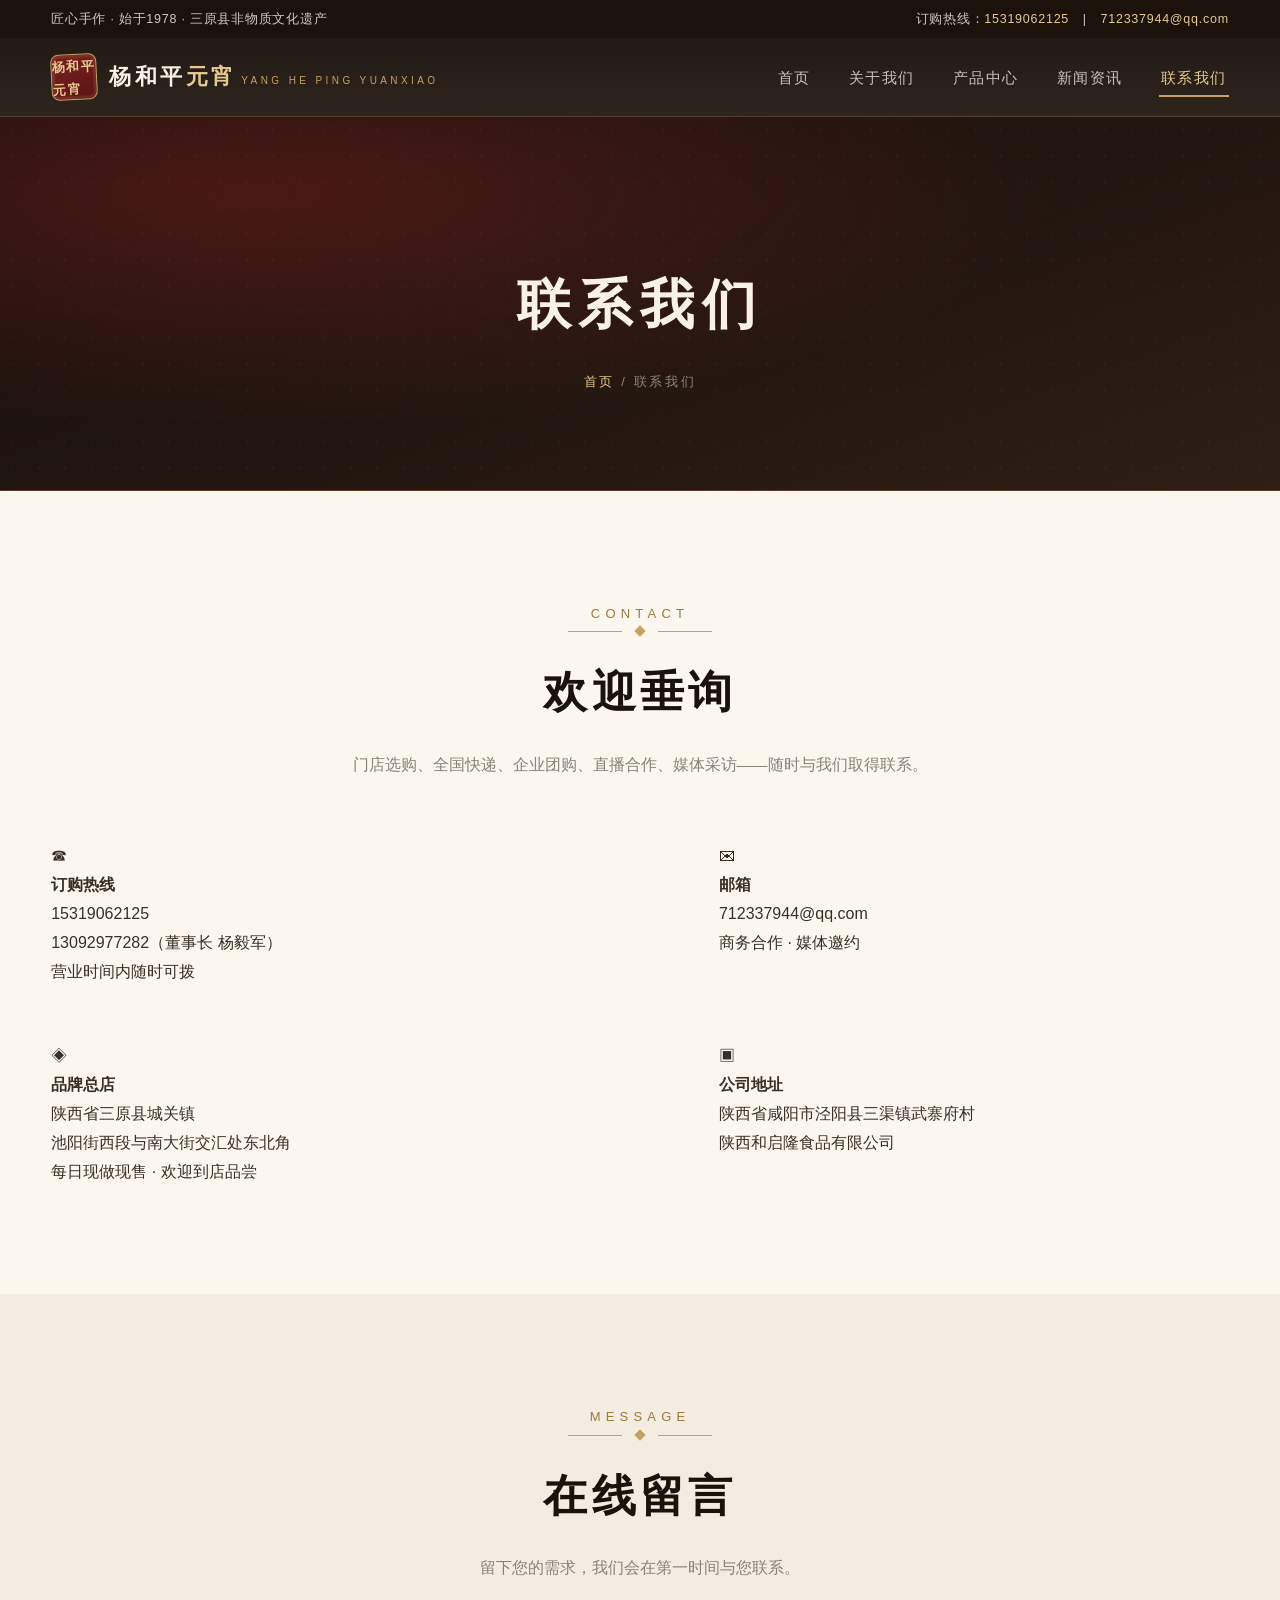
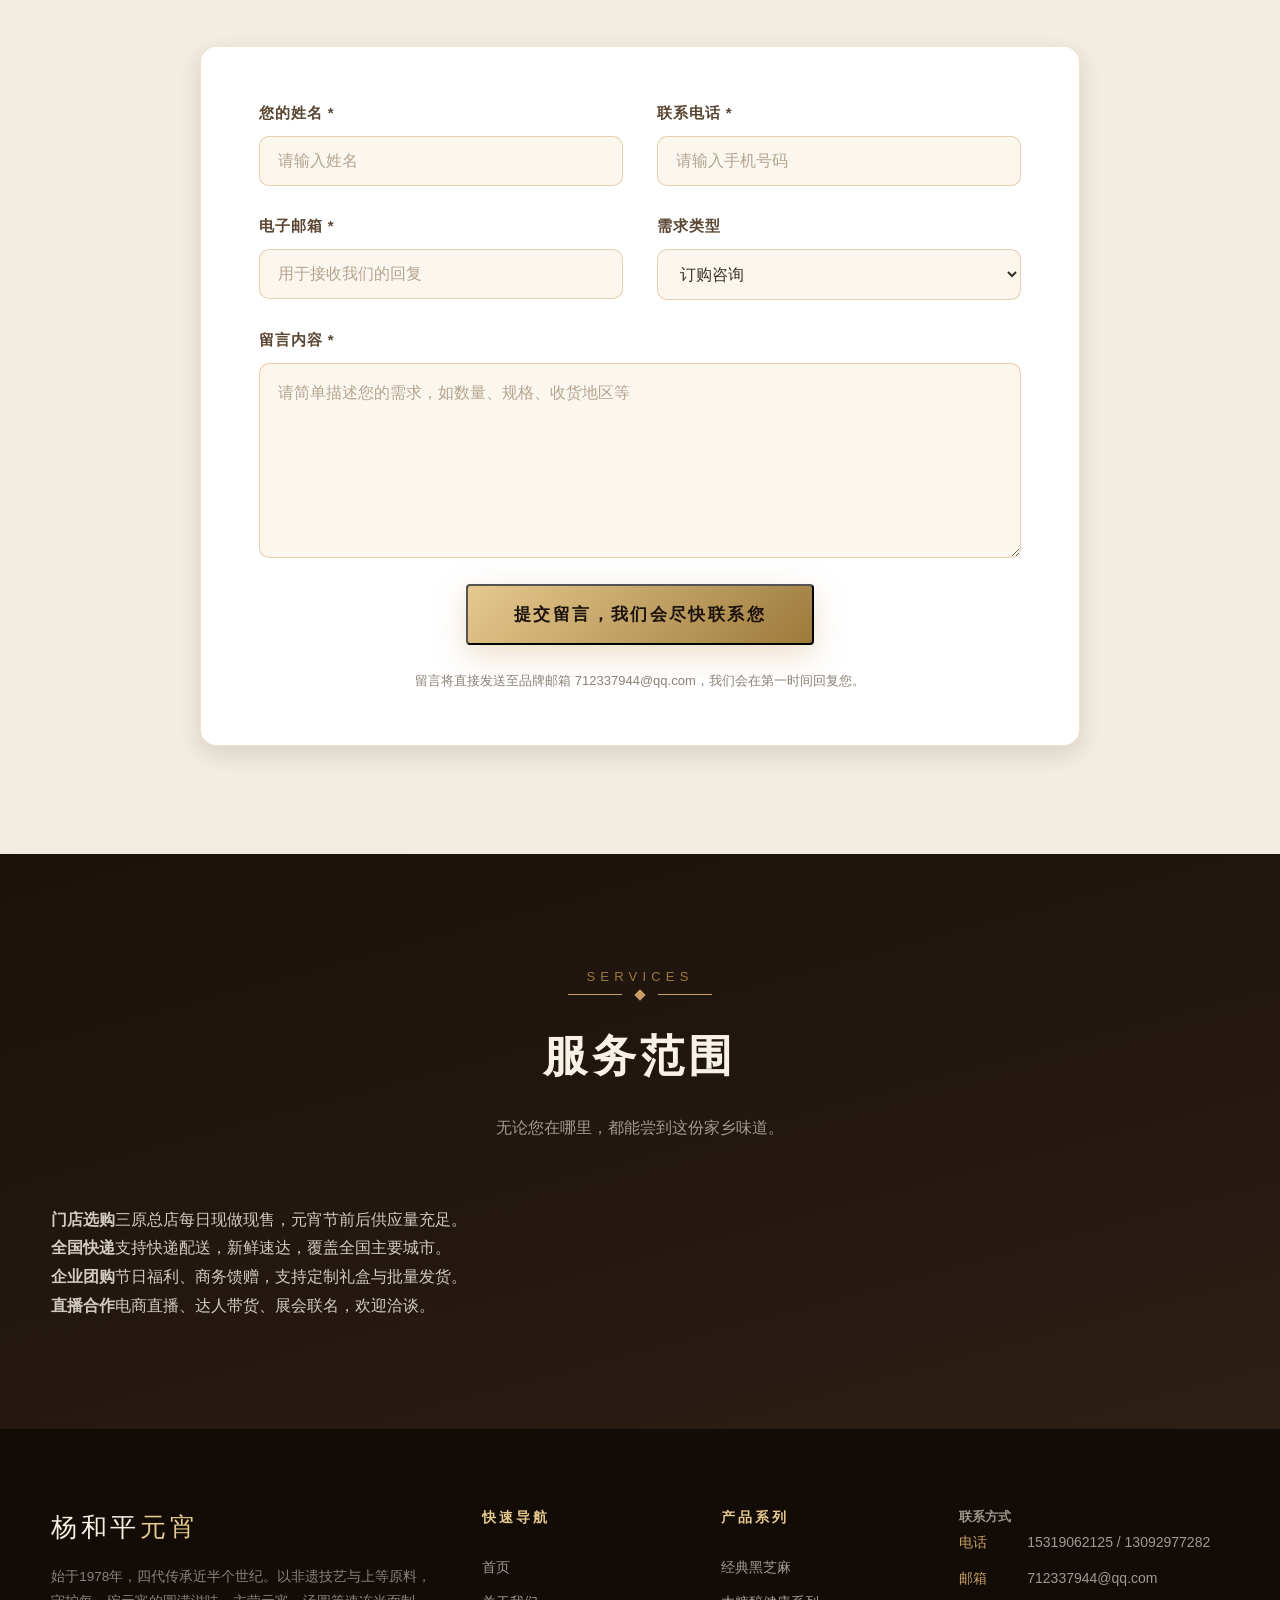
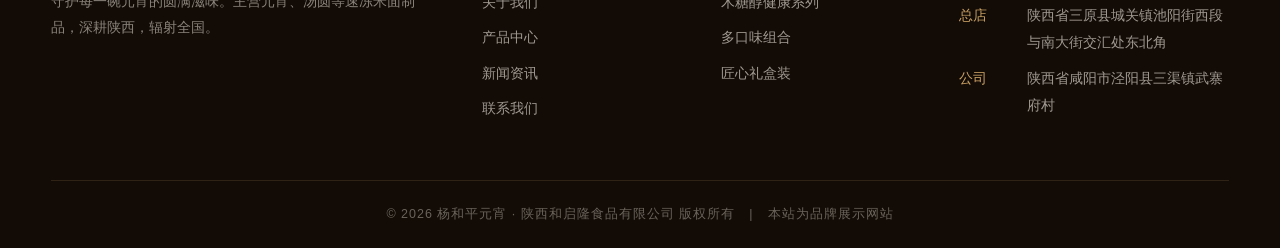
<file: yangheping-yuanxiao/contact.html>
<!DOCTYPE html>
<html lang="zh-CN">
<head>
<meta charset="UTF-8">
<meta name="viewport" content="width=device-width, initial-scale=1.0">
<title>联系我们 - 杨和平元宵 | 订购 · 团购 · 合作</title>
<meta name="description" content="联系杨和平元宵：订购热线15319062125，邮箱712337944@qq.com。支持门店选购、全国快递配送、企业团购与直播合作。">
<link rel="stylesheet" href="assets/css/style.css">
</head>
<body>

<div class="topbar">
  <div class="container">
    <span>匠心手作 · 始于1978 · 三原县非物质文化遗产</span>
    <span>订购热线：<a href="tel:15319062125">15319062125</a>　|　<a href="mailto:712337944@qq.com">712337944@qq.com</a></span>
  </div>
</div>

<header class="site-header">
  <div class="container nav">
    <a class="brand" href="index.html">
      <span class="brand-logo">杨和平<br>元宵</span>
      <span class="brand-text">
        <span class="cn">杨和平<em>元宵</em></span>
        <span class="en">Yang He Ping Yuanxiao</span>
      </span>
    </a>
    <nav class="nav-links">
      <a href="index.html">首页</a>
      <a href="about.html">关于我们</a>
      <a href="products.html">产品中心</a>
      <a href="news.html">新闻资讯</a>
      <a href="contact.html" class="active">联系我们</a>
    </nav>
    <button class="nav-toggle" aria-label="菜单">☰</button>
  </div>
</header>

<section class="page-hero">
  <div class="container">
    <h1>联系我们</h1>
    <p class="crumb"><a href="index.html">首页</a> / 联系我们</p>
  </div>
</section>

<!-- 联系方式 -->
<section class="section section-cream">
  <div class="container">
    <div class="section-head reveal">
      <span class="kicker">CONTACT</span>
      <div class="orn"><i></i></div>
      <h2>欢迎垂询</h2>
      <p>门店选购、全国快递、企业团购、直播合作、媒体采访——随时与我们取得联系。</p>
    </div>
    <div class="contact-grid">
      <div class="contact-card reveal">
        <div class="icon">☎</div>
        <h4>订购热线</h4>
        <p><a href="tel:15319062125">15319062125</a></p>
        <p><a href="tel:13092977282">13092977282（董事长 杨毅军）</a></p>
        <span>营业时间内随时可拨</span>
      </div>
      <div class="contact-card reveal">
        <div class="icon">✉</div>
        <h4>邮箱</h4>
        <p><a href="mailto:712337944@qq.com">712337944@qq.com</a></p>
        <span>商务合作 · 媒体邀约</span>
      </div>
      <div class="contact-card reveal">
        <div class="icon">◈</div>
        <h4>品牌总店</h4>
        <p>陕西省三原县城关镇<br>池阳街西段与南大街交汇处东北角</p>
        <span>每日现做现售 · 欢迎到店品尝</span>
      </div>
      <div class="contact-card reveal">
        <div class="icon">▣</div>
        <h4>公司地址</h4>
        <p>陕西省咸阳市泾阳县三渠镇武寨府村</p>
        <span>陕西和启隆食品有限公司</span>
      </div>
    </div>
  </div>
</section>

<!-- 留言表单 -->
<section class="section section-light">
  <div class="container">
    <div class="section-head reveal">
      <span class="kicker">MESSAGE</span>
      <div class="orn"><i></i></div>
      <h2>在线留言</h2>
      <p>留下您的需求，我们会在第一时间与您联系。</p>
    </div>
    <form class="contact-form reveal" id="contactForm" action="https://formsubmit.co/712337944@qq.com" method="POST">
      <input type="hidden" name="_captcha" value="false">
      <input type="hidden" name="_subject" value="杨和平元宵官网 - 在线留言">
      <input type="hidden" name="_template" value="box">
      <input type="text" name="_honey" style="display:none" tabindex="-1" autocomplete="off" aria-hidden="true">
      <div class="field">
        <label>您的姓名 *</label>
        <input type="text" name="name" required placeholder="请输入姓名">
      </div>
      <div class="field">
        <label>联系电话 *</label>
        <input type="tel" name="phone" required placeholder="请输入手机号码">
      </div>
      <div class="field">
        <label>电子邮箱 *</label>
        <input type="email" name="email" required placeholder="用于接收我们的回复">
      </div>
      <div class="field">
        <label>需求类型</label>
        <select name="type">
          <option value="order">订购咨询</option>
          <option value="group">企业团购 / 节日福利</option>
          <option value="coop">合作洽谈 / 直播带货</option>
          <option value="media">媒体采访</option>
          <option value="other">其他</option>
        </select>
      </div>
      <div class="field full">
        <label>留言内容 *</label>
        <textarea name="message" rows="6" required placeholder="请简单描述您的需求，如数量、规格、收货地区等"></textarea>
      </div>
      <div class="field full form-actions">
        <button class="btn btn-gold" type="submit">提交留言，我们会尽快联系您</button>
        <p class="form-tip" id="formTip">留言将直接发送至品牌邮箱 712337944@qq.com，我们会在第一时间回复您。</p>
      </div>
    </form>
  </div>
</section>

<!-- 业务说明 -->
<section class="section section-dark">
  <div class="container">
    <div class="section-head reveal">
      <span class="kicker">SERVICES</span>
      <div class="orn"><i></i></div>
      <h2>服务范围</h2>
      <p>无论您在哪里，都能尝到这份家乡味道。</p>
    </div>
    <div class="service-grid reveal">
      <div class="service-item"><b>门店选购</b><span>三原总店每日现做现售，元宵节前后供应量充足。</span></div>
      <div class="service-item"><b>全国快递</b><span>支持快递配送，新鲜速达，覆盖全国主要城市。</span></div>
      <div class="service-item"><b>企业团购</b><span>节日福利、商务馈赠，支持定制礼盒与批量发货。</span></div>
      <div class="service-item"><b>直播合作</b><span>电商直播、达人带货、展会联名，欢迎洽谈。</span></div>
    </div>
  </div>
</section>

<footer class="site-footer">
  <div class="container">
    <div class="footer-grid">
      <div class="footer-brand">
        <div class="cn">杨和平<em>元宵</em></div>
        <p>始于1978年，四代传承近半个世纪。以非遗技艺与上等原料，守护每一碗元宵的圆满滋味。主营元宵、汤圆等速冻米面制品，深耕陕西，辐射全国。</p>
      </div>
      <div class="footer-col">
        <h5>快速导航</h5>
        <a href="index.html">首页</a>
        <a href="about.html">关于我们</a>
        <a href="products.html">产品中心</a>
        <a href="news.html">新闻资讯</a>
        <a href="contact.html">联系我们</a>
      </div>
      <div class="footer-col">
        <h5>产品系列</h5>
        <a href="products.html">经典黑芝麻</a>
        <a href="products.html">木糖醇健康系列</a>
        <a href="products.html">多口味组合</a>
        <a href="products.html">匠心礼盒装</a>
      </div>
      <div class="footer-contact">
        <h5>联系方式</h5>
        <ul>
          <li><b>电话</b><span>15319062125 / 13092977282</span></li>
          <li><b>邮箱</b><span>712337944@qq.com</span></li>
          <li><b>总店</b><span>陕西省三原县城关镇池阳街西段与南大街交汇处东北角</span></li>
          <li><b>公司</b><span>陕西省咸阳市泾阳县三渠镇武寨府村</span></li>
        </ul>
      </div>
    </div>
    <div class="footer-bottom">
      © 2026 杨和平元宵 · 陕西和启隆食品有限公司 版权所有　|　本站为品牌展示网站
    </div>
  </div>
</footer>

<script src="assets/js/main.js"></script>
</body>
</html>
</file>
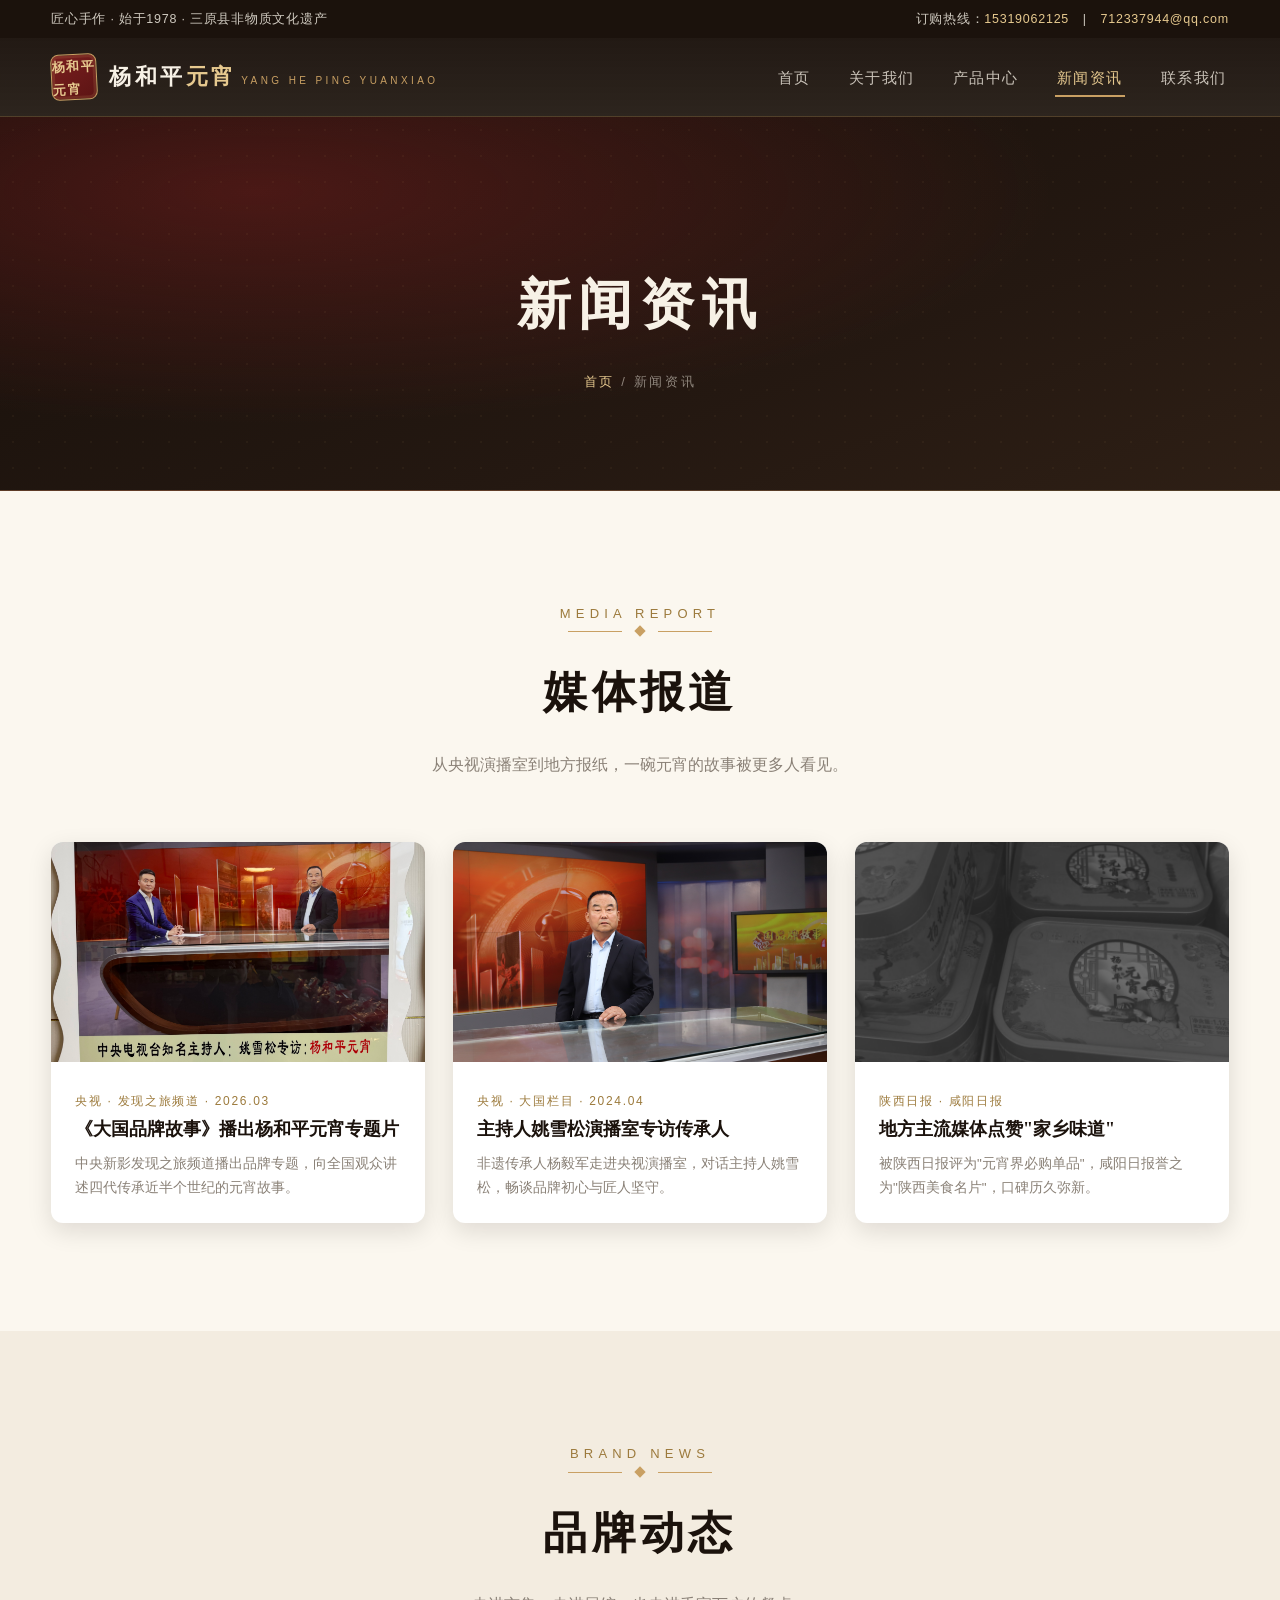
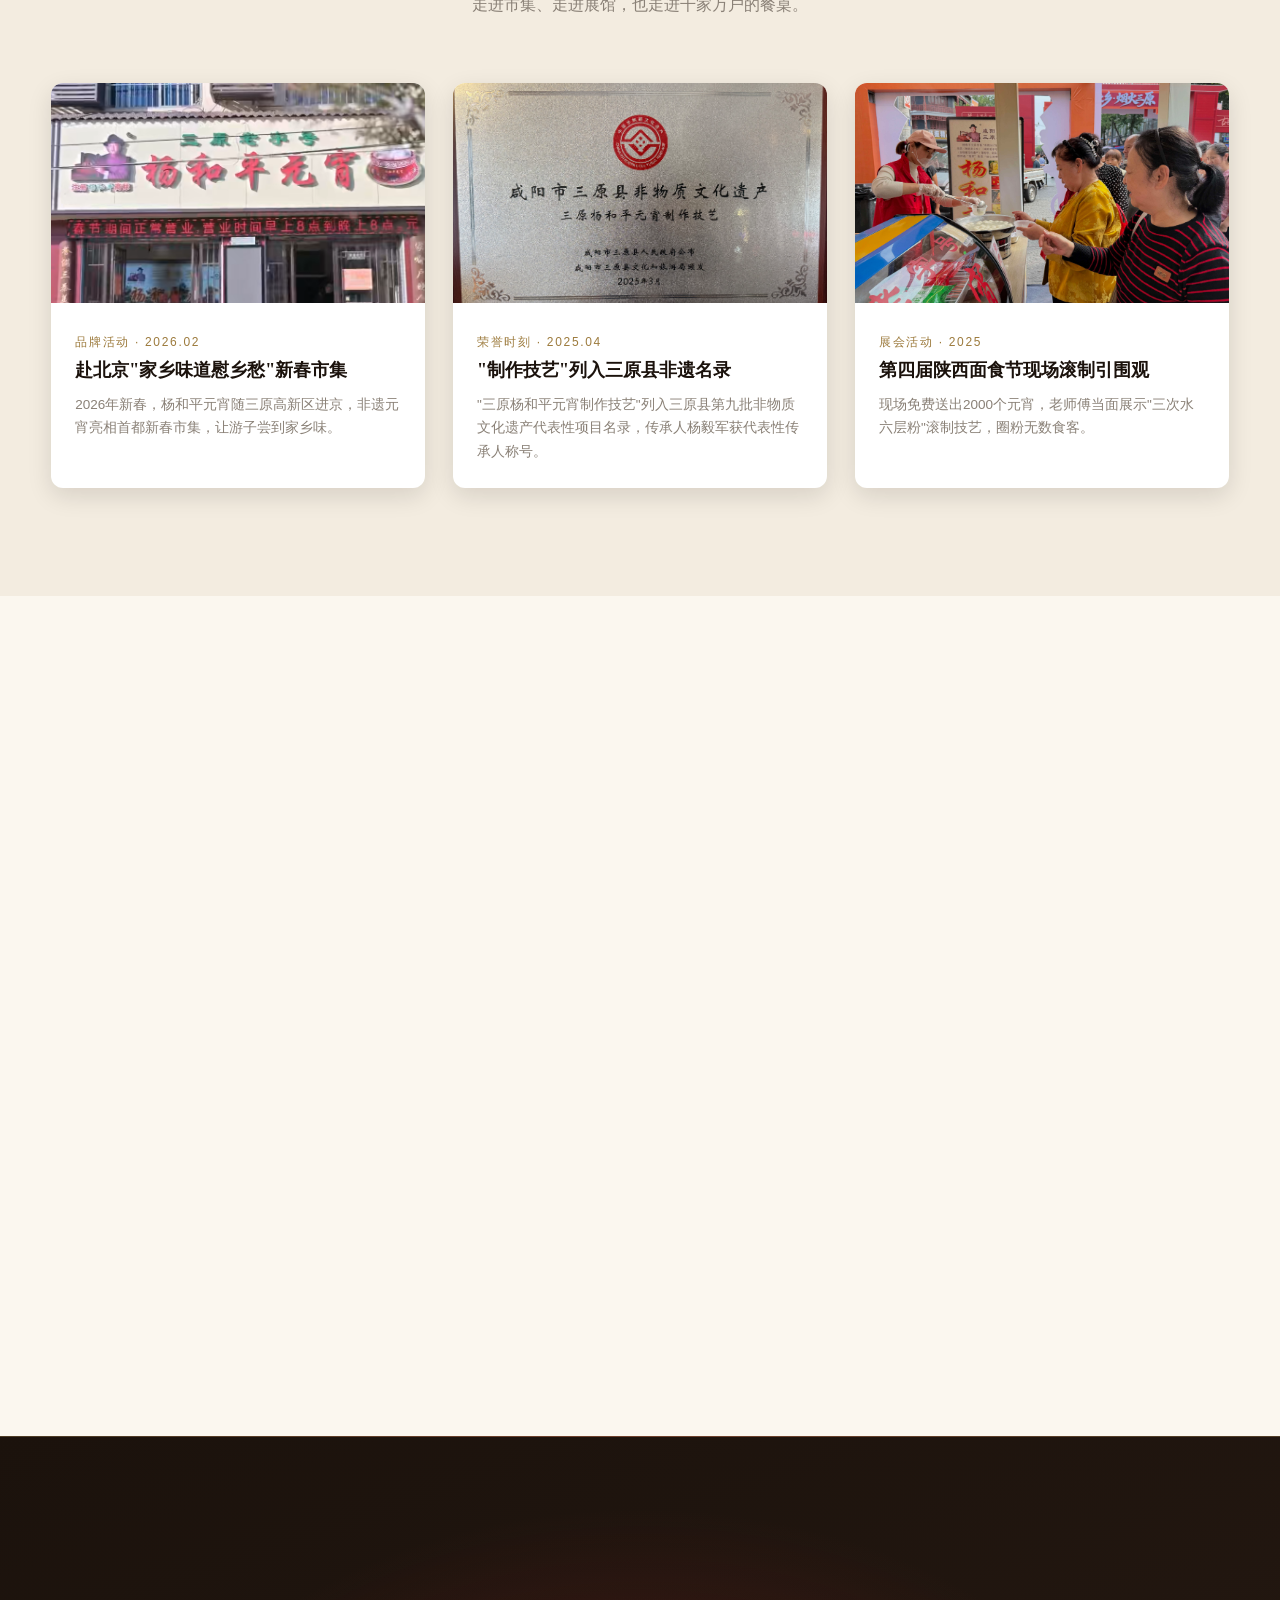
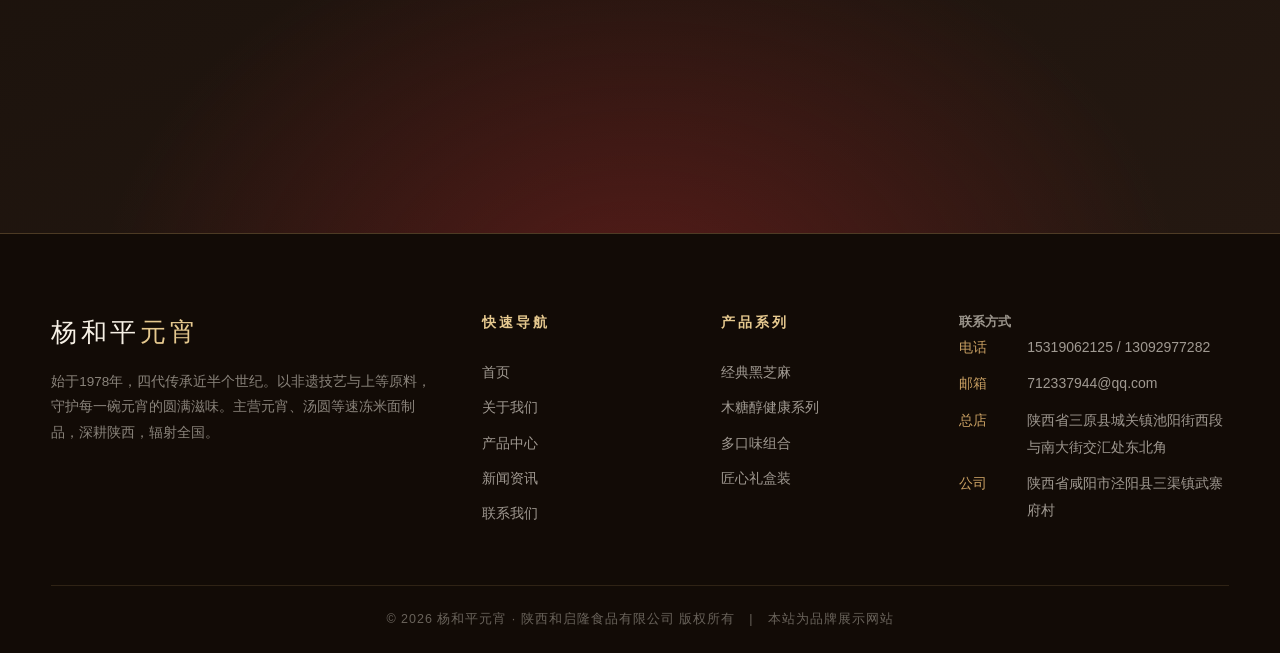
<file: yangheping-yuanxiao/news.html>
<!DOCTYPE html>
<html lang="zh-CN">
<head>
<meta charset="UTF-8">
<meta name="viewport" content="width=device-width, initial-scale=1.0">
<title>新闻资讯 - 杨和平元宵 | 媒体报道 · 品牌动态</title>
<meta name="description" content="杨和平元宵新闻资讯：央视《大国品牌故事》专题报道、非遗认定、展会市集、公益慰问等品牌动态。">
<link rel="stylesheet" href="assets/css/style.css">
</head>
<body>

<div class="topbar">
  <div class="container">
    <span>匠心手作 · 始于1978 · 三原县非物质文化遗产</span>
    <span>订购热线：<a href="tel:15319062125">15319062125</a>　|　<a href="mailto:712337944@qq.com">712337944@qq.com</a></span>
  </div>
</div>

<header class="site-header">
  <div class="container nav">
    <a class="brand" href="index.html">
      <span class="brand-logo">杨和平<br>元宵</span>
      <span class="brand-text">
        <span class="cn">杨和平<em>元宵</em></span>
        <span class="en">Yang He Ping Yuanxiao</span>
      </span>
    </a>
    <nav class="nav-links">
      <a href="index.html">首页</a>
      <a href="about.html">关于我们</a>
      <a href="products.html">产品中心</a>
      <a href="news.html" class="active">新闻资讯</a>
      <a href="contact.html">联系我们</a>
    </nav>
    <button class="nav-toggle" aria-label="菜单">☰</button>
  </div>
</header>

<section class="page-hero">
  <div class="container">
    <h1>新闻资讯</h1>
    <p class="crumb"><a href="index.html">首页</a> / 新闻资讯</p>
  </div>
</section>

<!-- 媒体报道 -->
<section class="section section-cream">
  <div class="container">
    <div class="section-head reveal">
      <span class="kicker">MEDIA REPORT</span>
      <div class="orn"><i></i></div>
      <h2>媒体报道</h2>
      <p>从央视演播室到地方报纸，一碗元宵的故事被更多人看见。</p>
    </div>
    <div class="media-grid">
      <div class="media-card reveal">
        <div class="thumb"><img src="assets/images/cctv-interview.jpg" alt="央视专题片"></div>
        <div class="body">
          <span class="src">央视 · 发现之旅频道 · 2026.03</span>
          <h4>《大国品牌故事》播出杨和平元宵专题片</h4>
          <p>中央新影发现之旅频道播出品牌专题，向全国观众讲述四代传承近半个世纪的元宵故事。</p>
        </div>
      </div>
      <div class="media-card reveal">
        <div class="thumb"><img src="assets/images/studio-portrait.jpg" alt="央视演播室专访"></div>
        <div class="body">
          <span class="src">央视 · 大国栏目 · 2024.04</span>
          <h4>主持人姚雪松演播室专访传承人</h4>
          <p>非遗传承人杨毅军走进央视演播室，对话主持人姚雪松，畅谈品牌初心与匠人坚守。</p>
        </div>
      </div>
      <div class="media-card reveal">
        <div class="thumb"><img src="assets/images/product-yuanxiao.jpg" alt="媒体报道"></div>
        <div class="body">
          <span class="src">陕西日报 · 咸阳日报</span>
          <h4>地方主流媒体点赞"家乡味道"</h4>
          <p>被陕西日报评为"元宵界必购单品"，咸阳日报誉之为"陕西美食名片"，口碑历久弥新。</p>
        </div>
      </div>
    </div>
  </div>
</section>

<!-- 品牌动态 -->
<section class="section section-light">
  <div class="container">
    <div class="section-head reveal">
      <span class="kicker">BRAND NEWS</span>
      <div class="orn"><i></i></div>
      <h2>品牌动态</h2>
      <p>走进市集、走进展馆，也走进千家万户的餐桌。</p>
    </div>
    <div class="media-grid">
      <div class="media-card reveal">
        <div class="thumb"><img src="assets/images/store-front.png" alt="北京新春市集"></div>
        <div class="body">
          <span class="src">品牌活动 · 2026.02</span>
          <h4>赴北京"家乡味道慰乡愁"新春市集</h4>
          <p>2026年新春，杨和平元宵随三原高新区进京，非遗元宵亮相首都新春市集，让游子尝到家乡味。</p>
        </div>
      </div>
      <div class="media-card reveal">
        <div class="thumb"><img src="assets/images/honor-feiyi.png" alt="非遗认定"></div>
        <div class="body">
          <span class="src">荣誉时刻 · 2025.04</span>
          <h4>"制作技艺"列入三原县非遗名录</h4>
          <p>"三原杨和平元宵制作技艺"列入三原县第九批非物质文化遗产代表性项目名录，传承人杨毅军获代表性传承人称号。</p>
        </div>
      </div>
      <div class="media-card reveal">
        <div class="thumb"><img src="assets/images/store-stall.jpg" alt="陕西面食节"></div>
        <div class="body">
          <span class="src">展会活动 · 2025</span>
          <h4>第四届陕西面食节现场滚制引围观</h4>
          <p>现场免费送出2000个元宵，老师傅当面展示"三次水六层粉"滚制技艺，圈粉无数食客。</p>
        </div>
      </div>
    </div>
  </div>
</section>

<!-- 社会责任 -->
<section class="section section-cream">
  <div class="container">
    <div class="section-head reveal">
      <span class="kicker">SOCIAL RESPONSIBILITY</span>
      <div class="orn"><i></i></div>
      <h2>社会责任</h2>
      <p>以匠心做事，以善意待人——这是杨和平元宵的另一种"圆"。</p>
    </div>
    <div class="media-grid">
      <div class="media-card reveal">
        <div class="thumb"><img src="assets/images/welfare-donation-a.png" alt="抗疫保供"></div>
        <div class="body">
          <span class="src">社会责任 · 2022</span>
          <h4>防疫保供 · 爱心捐赠一线</h4>
          <p>疫情期间向防疫检查站、公安检查站、公路检测站等一线持续捐赠物资，获评"抗疫保供先进单位"。</p>
        </div>
      </div>
      <div class="media-card reveal">
        <div class="thumb"><img src="assets/images/welfare-donation-e.png" alt="慰问烈士家属"></div>
        <div class="body">
          <span class="src">社会责任 · 2023.07</span>
          <h4>建党102周年走访慰问烈士家属</h4>
          <p>走访慰问陕北革命烈士家属，颁发爱心捐赠牌匾与慰问金，铭记历史、致敬英雄。</p>
        </div>
      </div>
      <div class="media-card reveal">
        <div class="thumb"><img src="assets/images/welfare-visit-b.jpg" alt="重阳敬老"></div>
        <div class="body">
          <span class="src">社会责任 · 历年</span>
          <h4>重阳敬老 · 温暖老年公寓</h4>
          <p>连续多年走进老年公寓捐赠爱心物资，用一碗热元宵传递品牌温度。</p>
        </div>
      </div>
    </div>
  </div>
</section>

<!-- CTA -->
<section class="cta">
  <div class="container reveal">
    <h2>关注我们，第一时间获取品牌动态</h2>
    <p>合作洽谈、媒体采访、活动邀约，欢迎与我们联系。</p>
    <div class="btn-group flow-btns">
      <a class="btn btn-gold" href="contact.html">联系我们</a>
      <a class="btn btn-ghost" href="products.html">了解产品</a>
    </div>
  </div>
</section>

<footer class="site-footer">
  <div class="container">
    <div class="footer-grid">
      <div class="footer-brand">
        <div class="cn">杨和平<em>元宵</em></div>
        <p>始于1978年，四代传承近半个世纪。以非遗技艺与上等原料，守护每一碗元宵的圆满滋味。主营元宵、汤圆等速冻米面制品，深耕陕西，辐射全国。</p>
      </div>
      <div class="footer-col">
        <h5>快速导航</h5>
        <a href="index.html">首页</a>
        <a href="about.html">关于我们</a>
        <a href="products.html">产品中心</a>
        <a href="news.html">新闻资讯</a>
        <a href="contact.html">联系我们</a>
      </div>
      <div class="footer-col">
        <h5>产品系列</h5>
        <a href="products.html">经典黑芝麻</a>
        <a href="products.html">木糖醇健康系列</a>
        <a href="products.html">多口味组合</a>
        <a href="products.html">匠心礼盒装</a>
      </div>
      <div class="footer-contact">
        <h5>联系方式</h5>
        <ul>
          <li><b>电话</b><span>15319062125 / 13092977282</span></li>
          <li><b>邮箱</b><span>712337944@qq.com</span></li>
          <li><b>总店</b><span>陕西省三原县城关镇池阳街西段与南大街交汇处东北角</span></li>
          <li><b>公司</b><span>陕西省咸阳市泾阳县三渠镇武寨府村</span></li>
        </ul>
      </div>
    </div>
    <div class="footer-bottom">
      © 2026 杨和平元宵 · 陕西和启隆食品有限公司 版权所有　|　本站为品牌展示网站
    </div>
  </div>
</footer>

<script src="assets/js/main.js"></script>
</body>
</html>
</file>
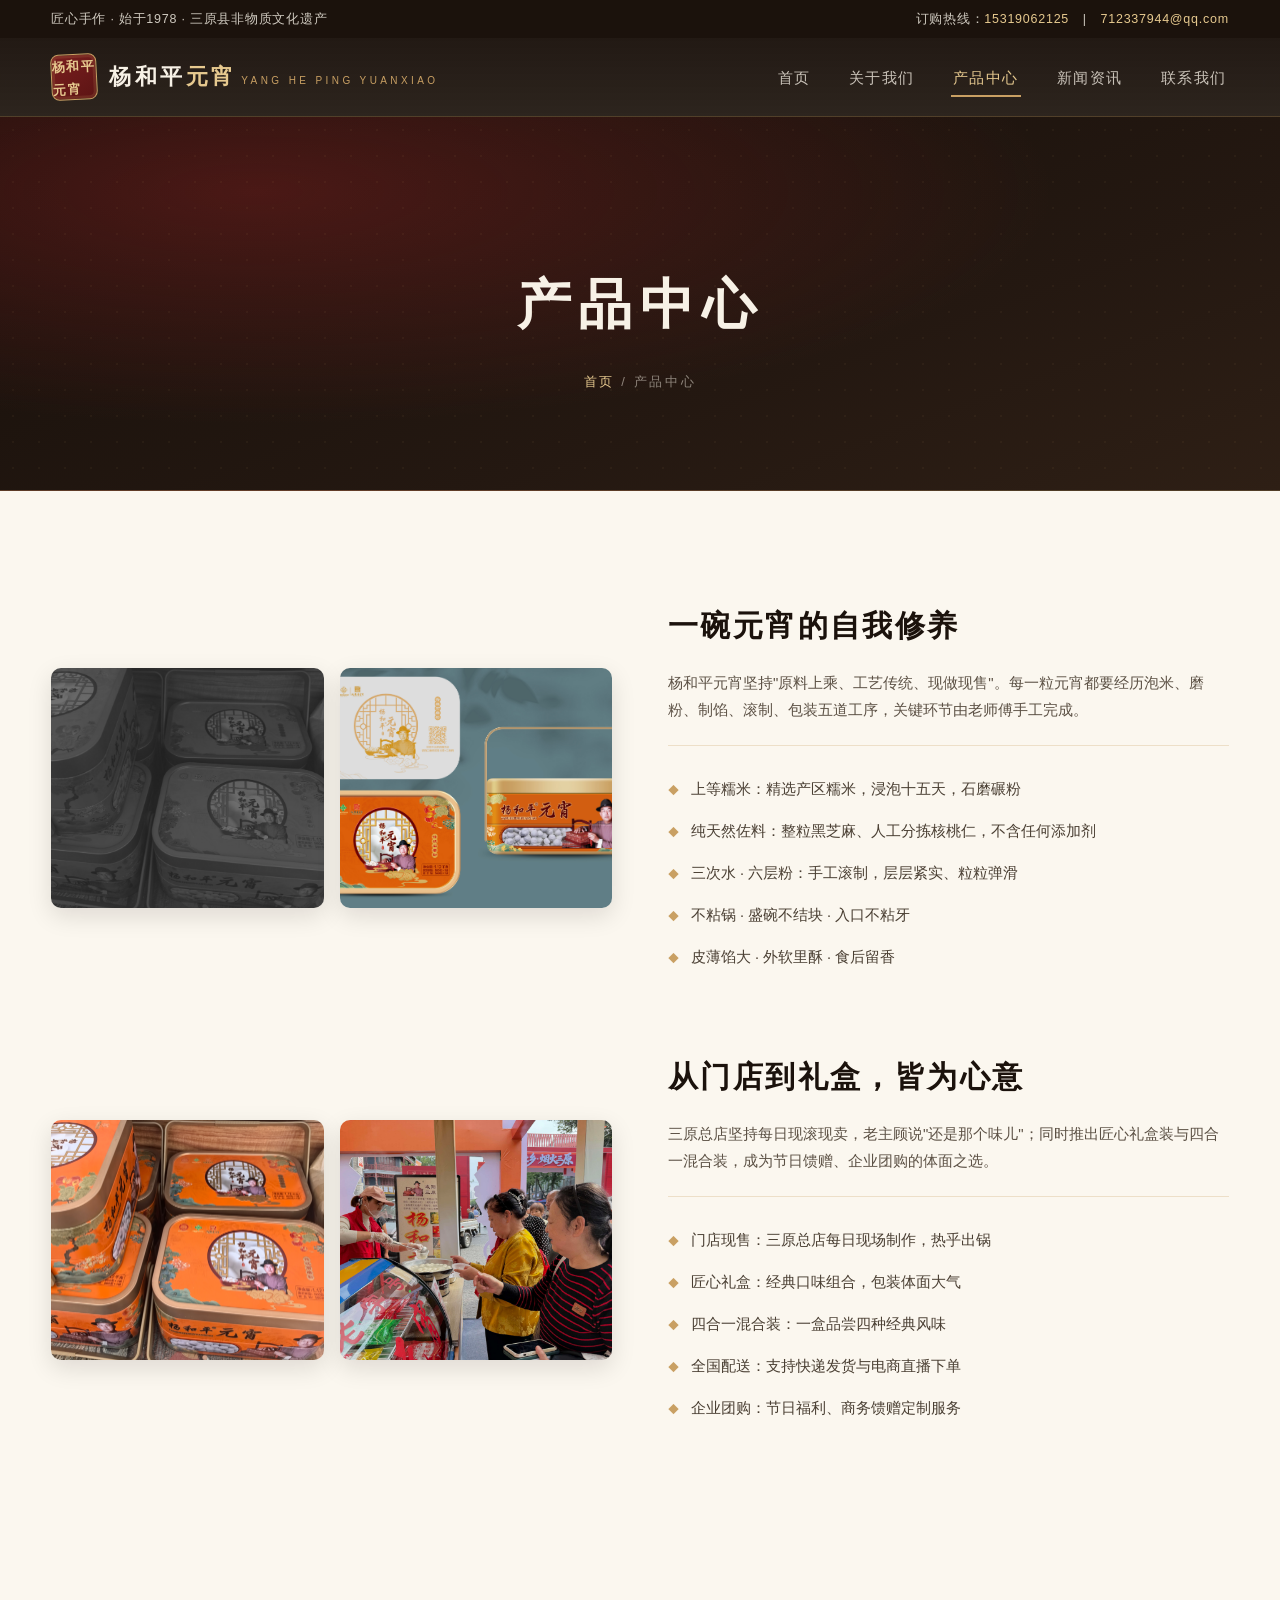
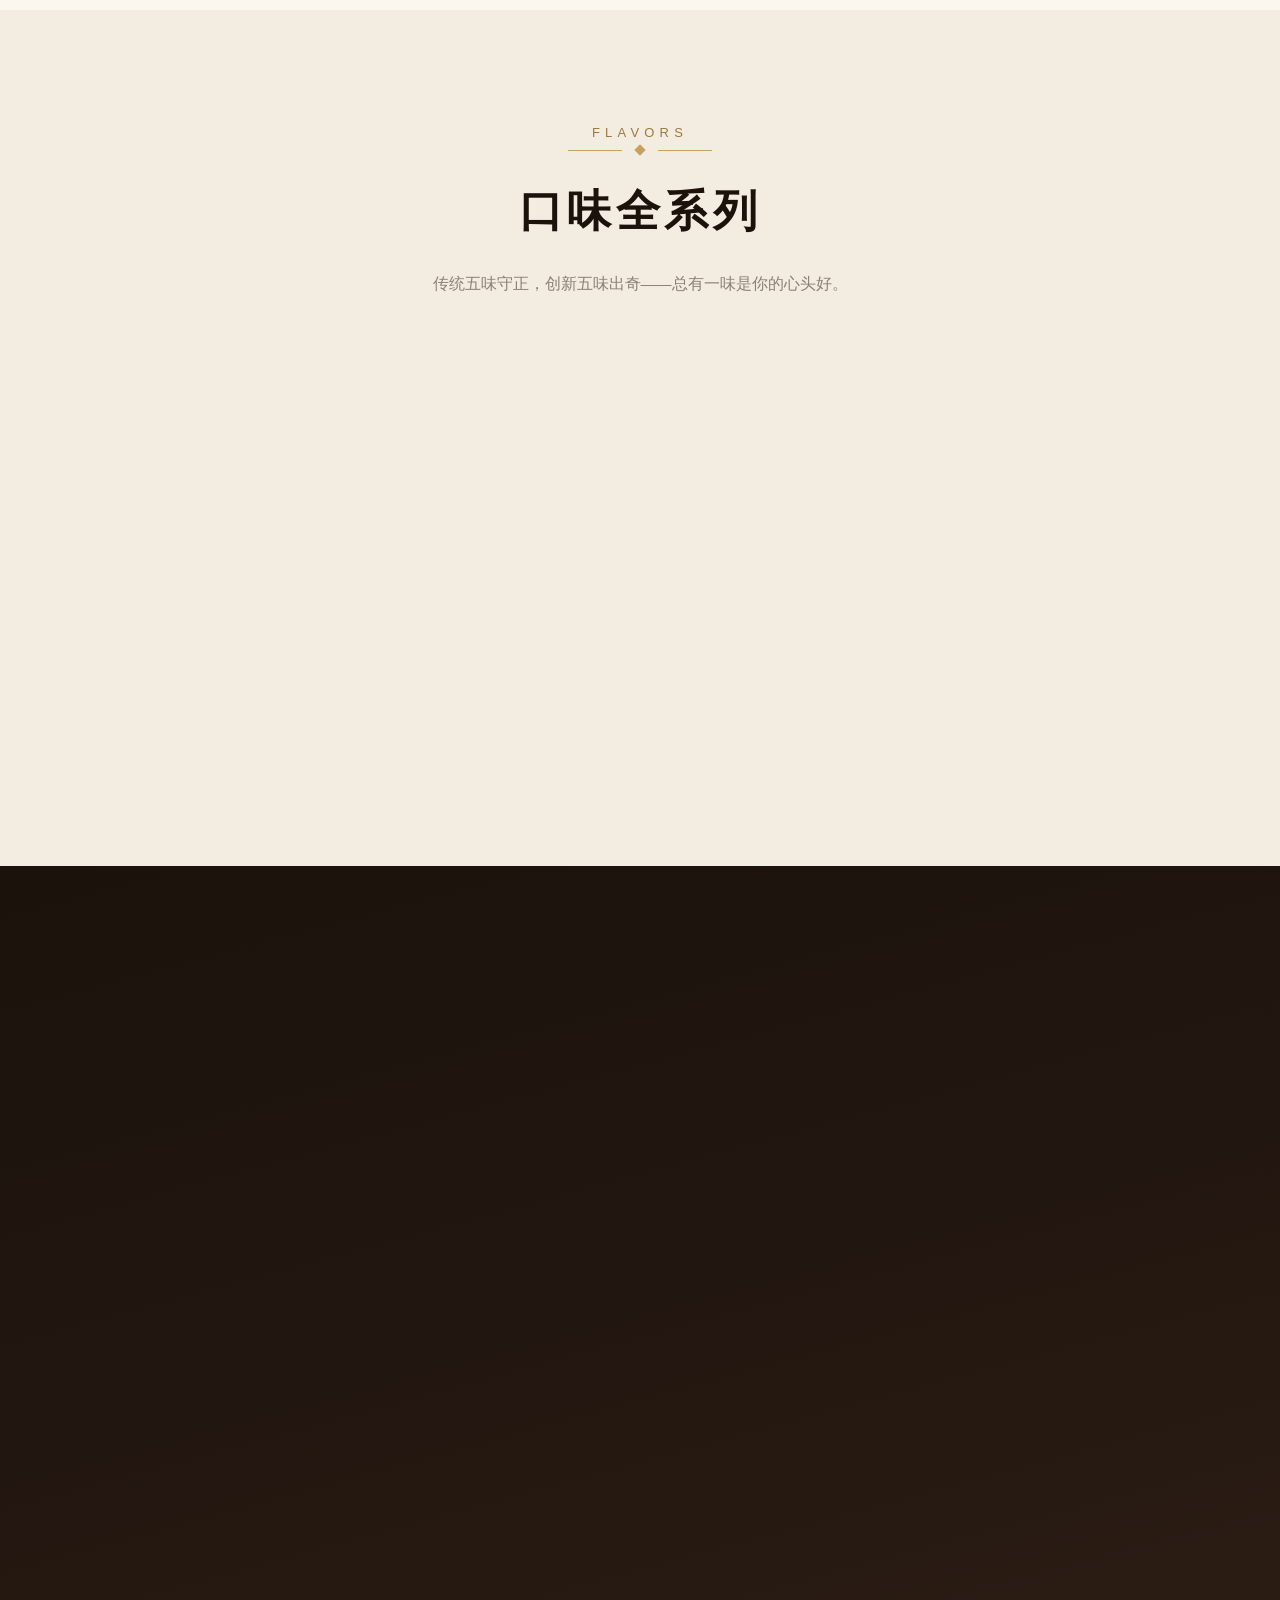
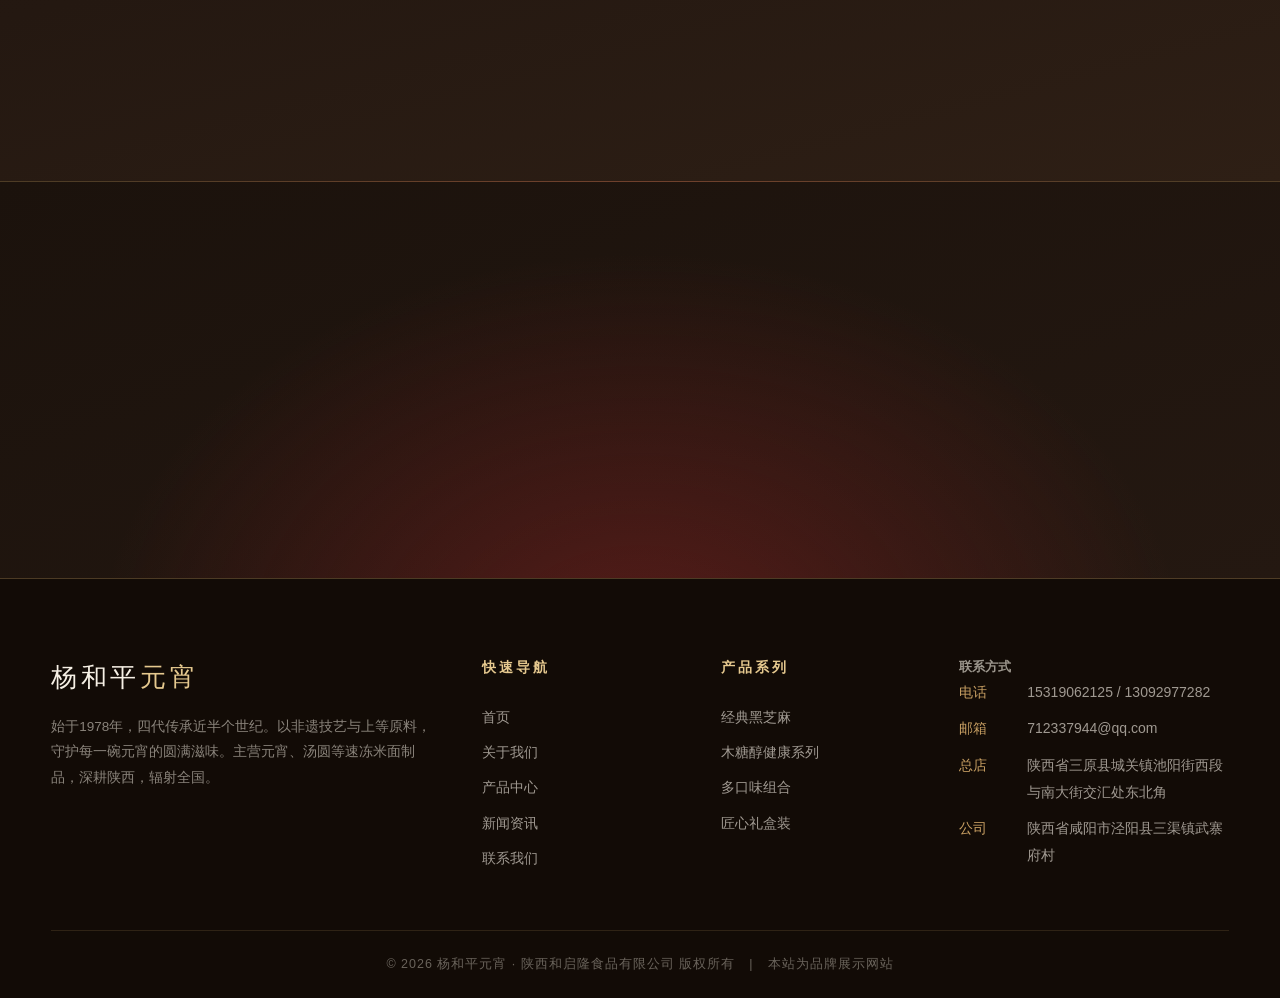
<file: yangheping-yuanxiao/products.html>
<!DOCTYPE html>
<html lang="zh-CN">
<head>
<meta charset="UTF-8">
<meta name="viewport" content="width=device-width, initial-scale=1.0">
<title>产品中心 - 杨和平元宵 | 十余种经典口味</title>
<meta name="description" content="杨和平元宵产品系列：经典黑芝麻、豆沙、枣泥、桂花、山楂，木糖醇健康系列，以及榴莲、蓝莓、草莓创新口味与匠心礼盒装。">
<link rel="stylesheet" href="assets/css/style.css">
</head>
<body>

<div class="topbar">
  <div class="container">
    <span>匠心手作 · 始于1978 · 三原县非物质文化遗产</span>
    <span>订购热线：<a href="tel:15319062125">15319062125</a>　|　<a href="mailto:712337944@qq.com">712337944@qq.com</a></span>
  </div>
</div>

<header class="site-header">
  <div class="container nav">
    <a class="brand" href="index.html">
      <span class="brand-logo">杨和平<br>元宵</span>
      <span class="brand-text">
        <span class="cn">杨和平<em>元宵</em></span>
        <span class="en">Yang He Ping Yuanxiao</span>
      </span>
    </a>
    <nav class="nav-links">
      <a href="index.html">首页</a>
      <a href="about.html">关于我们</a>
      <a href="products.html" class="active">产品中心</a>
      <a href="news.html">新闻资讯</a>
      <a href="contact.html">联系我们</a>
    </nav>
    <button class="nav-toggle" aria-label="菜单">☰</button>
  </div>
</header>

<section class="page-hero">
  <div class="container">
    <h1>产品中心</h1>
    <p class="crumb"><a href="index.html">首页</a> / 产品中心</p>
  </div>
</section>

<!-- 产品总览 -->
<section class="section section-cream">
  <div class="container">
    <div class="product-showcase reveal">
      <div class="gallery">
        <img src="assets/images/product-yuanxiao.jpg" alt="杨和平元宵实物">
        <img src="assets/images/product-pack-design.jpg" alt="杨和平元宵包装设计">
      </div>
      <div class="info">
        <h3>一碗元宵的自我修养</h3>
        <p>杨和平元宵坚持"原料上乘、工艺传统、现做现售"。每一粒元宵都要经历泡米、磨粉、制馅、滚制、包装五道工序，关键环节由老师傅手工完成。</p>
        <ul class="feature-list">
          <li>上等糯米：精选产区糯米，浸泡十五天，石磨碾粉</li>
          <li>纯天然佐料：整粒黑芝麻、人工分拣核桃仁，不含任何添加剂</li>
          <li>三次水 · 六层粉：手工滚制，层层紧实、粒粒弹滑</li>
          <li>不粘锅 · 盛碗不结块 · 入口不粘牙</li>
          <li>皮薄馅大 · 外软里酥 · 食后留香</li>
        </ul>
      </div>
    </div>

    <div class="product-showcase reveal">
      <div class="gallery">
        <img src="assets/images/product-box.jpg" alt="杨和平元宵礼盒装">
        <img src="assets/images/store-stall.jpg" alt="门店现做现售">
      </div>
      <div class="info">
        <h3>从门店到礼盒，皆为心意</h3>
        <p>三原总店坚持每日现滚现卖，老主顾说"还是那个味儿"；同时推出匠心礼盒装与四合一混合装，成为节日馈赠、企业团购的体面之选。</p>
        <ul class="feature-list">
          <li>门店现售：三原总店每日现场制作，热乎出锅</li>
          <li>匠心礼盒：经典口味组合，包装体面大气</li>
          <li>四合一混合装：一盒品尝四种经典风味</li>
          <li>全国配送：支持快递发货与电商直播下单</li>
          <li>企业团购：节日福利、商务馈赠定制服务</li>
        </ul>
      </div>
    </div>
  </div>
</section>

<!-- 口味全系列 -->
<section class="section section-light">
  <div class="container">
    <div class="section-head reveal">
      <span class="kicker">FLAVORS</span>
      <div class="orn"><i></i></div>
      <h2>口味全系列</h2>
      <p>传统五味守正，创新五味出奇——总有一味是你的心头好。</p>
    </div>
    <div class="flavor-grid">
      <div class="flavor-chip hot reveal">
        <div class="dot"></div>
        <h4>黑芝麻</h4>
        <span>整粒芝麻 · 镇店之宝</span>
        <span class="badge">销量冠军</span>
      </div>
      <div class="flavor-chip reveal">
        <div class="dot"></div>
        <h4>豆沙</h4>
        <span>绵密细腻 · 经典之选</span>
      </div>
      <div class="flavor-chip reveal">
        <div class="dot"></div>
        <h4>枣泥</h4>
        <span>红枣浓香 · 甜而不腻</span>
      </div>
      <div class="flavor-chip reveal">
        <div class="dot"></div>
        <h4>桂花</h4>
        <span>清雅花香 · 秋日风味</span>
      </div>
      <div class="flavor-chip reveal">
        <div class="dot"></div>
        <h4>山楂</h4>
        <span>酸甜开胃 · 清爽解腻</span>
      </div>
      <div class="flavor-chip hot reveal">
        <div class="dot"></div>
        <h4>木糖醇黑芝麻</h4>
        <span>天然木糖醇 · 低糖优选</span>
        <span class="badge">健康之选</span>
      </div>
      <div class="flavor-chip reveal">
        <div class="dot"></div>
        <h4>榴莲</h4>
        <span>浓郁果香 · 大胆创新</span>
      </div>
      <div class="flavor-chip reveal">
        <div class="dot"></div>
        <h4>蓝莓</h4>
        <span>果粒饱满 · 果香四溢</span>
      </div>
      <div class="flavor-chip reveal">
        <div class="dot"></div>
        <h4>草莓</h4>
        <span>鲜果入馅 · 少女心口味</span>
      </div>
      <div class="flavor-chip reveal">
        <div class="dot"></div>
        <h4>四合一混合装</h4>
        <span>一次品尝 · 四种经典</span>
      </div>
    </div>
  </div>
</section>

<!-- 工艺与品质 -->
<section class="section section-dark">
  <div class="container">
    <div class="section-head reveal">
      <span class="kicker">QUALITY</span>
      <div class="orn"><i></i></div>
      <h2>品质承诺</h2>
      <p>看得见的工序，尝得出的诚意。</p>
    </div>
    <div class="craft-grid">
      <div class="craft-card reveal">
        <img src="assets/images/craft-making.jpg" alt="手工制馅">
        <div class="overlay">
          <h3>真材实料</h3>
          <p>上等糯米、整粒黑芝麻、人工分拣核桃仁，纯天然佐料，不含任何添加剂。</p>
        </div>
      </div>
      <div class="craft-card reveal">
        <img src="assets/images/store-stall.jpg" alt="门店现做现售">
        <div class="overlay">
          <h3>门店现做现售</h3>
          <p>每日现场滚制、热气出锅，把"三次水、六层粉"的非遗工序端上餐桌。</p>
        </div>
      </div>
    </div>
    <div class="craft-note reveal">
      执行标准 <b>GB/T23500</b>　·　生产许可 <b>SC11161042303441</b>　·　关键工序 <b>100% 手工完成</b>
    </div>
  </div>
</section>

<!-- CTA -->
<section class="cta">
  <div class="container reveal">
    <h2>想尝尝这口传承了近半个世纪的味道？</h2>
    <p>门店选购、快递到家、企业团购、直播下单，多种方式任你选择。</p>
    <div class="btn-group flow-btns">
      <a class="btn btn-gold" href="contact.html">获取订购方式</a>
      <a class="btn btn-ghost" href="tel:15319062125">拨打 15319062125</a>
    </div>
  </div>
</section>

<footer class="site-footer">
  <div class="container">
    <div class="footer-grid">
      <div class="footer-brand">
        <div class="cn">杨和平<em>元宵</em></div>
        <p>始于1978年，四代传承近半个世纪。以非遗技艺与上等原料，守护每一碗元宵的圆满滋味。主营元宵、汤圆等速冻米面制品，深耕陕西，辐射全国。</p>
      </div>
      <div class="footer-col">
        <h5>快速导航</h5>
        <a href="index.html">首页</a>
        <a href="about.html">关于我们</a>
        <a href="products.html">产品中心</a>
        <a href="news.html">新闻资讯</a>
        <a href="contact.html">联系我们</a>
      </div>
      <div class="footer-col">
        <h5>产品系列</h5>
        <a href="products.html">经典黑芝麻</a>
        <a href="products.html">木糖醇健康系列</a>
        <a href="products.html">多口味组合</a>
        <a href="products.html">匠心礼盒装</a>
      </div>
      <div class="footer-contact">
        <h5>联系方式</h5>
        <ul>
          <li><b>电话</b><span>15319062125 / 13092977282</span></li>
          <li><b>邮箱</b><span>712337944@qq.com</span></li>
          <li><b>总店</b><span>陕西省三原县城关镇池阳街西段与南大街交汇处东北角</span></li>
          <li><b>公司</b><span>陕西省咸阳市泾阳县三渠镇武寨府村</span></li>
        </ul>
      </div>
    </div>
    <div class="footer-bottom">
      © 2026 杨和平元宵 · 陕西和启隆食品有限公司 版权所有　|　本站为品牌展示网站
    </div>
  </div>
</footer>

<script src="assets/js/main.js"></script>
</body>
</html>
</file>
<file: yangheping-yuanxiao/assets/css/style.css>
/* ============================================================
   杨和平元宵 · 官方网站 设计系统
   中国风 × 现代高端 · 深色 / 暗金 / 米白
   ============================================================ */

:root {
  --ink: #1b120c;
  --ink-2: #241811;
  --ink-3: #2e1f15;
  --gold: #c9a063;
  --gold-light: #e6c98f;
  --gold-deep: #9c7a3c;
  --wine: #7a1f1f;
  --wine-deep: #5c1414;
  --cream: #f7f1e6;
  --paper: #fbf7ef;
  --line: rgba(201, 160, 99, 0.28);
  --muted: #8a8177;
  --serif: "Noto Serif SC", "Source Han Serif SC", "STZhongsong", "SimSun", "Songti SC", serif;
  --sans: "Noto Sans SC", "PingFang SC", "Microsoft YaHei", "Hiragino Sans GB", sans-serif;
  --shadow: 0 18px 50px rgba(20, 10, 5, 0.18);
  --shadow-sm: 0 8px 24px rgba(20, 10, 5, 0.12);
}

* { margin: 0; padding: 0; box-sizing: border-box; }

html { scroll-behavior: smooth; }

body {
  font-family: var(--sans);
  color: #3a2f26;
  background: var(--paper);
  line-height: 1.8;
  -webkit-font-smoothing: antialiased;
}

img { max-width: 100%; display: block; }
a { text-decoration: none; color: inherit; }
ul { list-style: none; }

.container {
  width: min(1200px, 92%);
  margin: 0 auto;
}

/* ---------- 顶部信息条 ---------- */
.topbar {
  background: var(--ink);
  color: rgba(247, 241, 230, 0.82);
  font-size: 12.5px;
  letter-spacing: 0.06em;
}
.topbar .container {
  display: flex;
  justify-content: space-between;
  align-items: center;
  height: 38px;
}
.topbar a { color: var(--gold-light); }
.topbar a:hover { color: #fff; }

/* ---------- 导航 ---------- */
.site-header {
  position: sticky;
  top: 0;
  z-index: 999;
  background: linear-gradient(180deg, rgba(27, 18, 12, 0.97), rgba(27, 18, 12, 0.92));
  backdrop-filter: blur(10px);
  border-bottom: 1px solid var(--line);
}
.nav {
  display: flex;
  align-items: center;
  justify-content: space-between;
  height: 78px;
}
.brand {
  display: flex;
  align-items: center;
  gap: 12px;
}
.brand-logo {
  width: 46px;
  height: 46px;
  display: grid;
  place-items: center;
  border: 1.5px solid var(--gold);
  border-radius: 8px;
  background: linear-gradient(145deg, var(--wine), var(--wine-deep));
  color: var(--gold-light);
  font-family: var(--serif);
  font-weight: 700;
  font-size: 13px;
  letter-spacing: 0.12em;
  box-shadow: inset 0 0 0 3px rgba(201, 160, 99, 0.14);
  transform: rotate(-3deg);
}
.brand-text .cn {
  font-family: var(--serif);
  font-size: 22px;
  font-weight: 700;
  letter-spacing: 0.16em;
  color: #f7f1e6;
}
.brand-text .cn em {
  font-style: normal;
  color: var(--gold-light);
}
.brand-text .en {
  font-size: 10px;
  letter-spacing: 0.34em;
  color: var(--gold);
  text-transform: uppercase;
}
.nav-links {
  display: flex;
  gap: 34px;
}
.nav-links a {
  color: rgba(247, 241, 230, 0.78);
  font-size: 15px;
  letter-spacing: 0.1em;
  position: relative;
  padding: 6px 2px;
  transition: color 0.25s;
}
.nav-links a::after {
  content: "";
  position: absolute;
  left: 0;
  bottom: 0;
  width: 0;
  height: 2px;
  background: var(--gold);
  transition: width 0.3s;
}
.nav-links a:hover,
.nav-links a.active { color: var(--gold-light); }
.nav-links a:hover::after,
.nav-links a.active::after { width: 100%; }
.nav-toggle {
  display: none;
  background: none;
  border: 1px solid var(--line);
  color: var(--gold-light);
  width: 42px;
  height: 42px;
  font-size: 20px;
  border-radius: 6px;
  cursor: pointer;
}

/* ---------- Hero ---------- */
.hero {
  position: relative;
  min-height: 92vh;
  display: flex;
  align-items: center;
  background:
    radial-gradient(ellipse at 78% 30%, rgba(122, 31, 31, 0.55), transparent 55%),
    radial-gradient(ellipse at 12% 82%, rgba(201, 160, 99, 0.22), transparent 50%),
    linear-gradient(160deg, #160f0a 0%, #241811 52%, #160f0a 100%);
  overflow: hidden;
}
.hero::before {
  content: "";
  position: absolute;
  inset: 0;
  background-image:
    radial-gradient(rgba(201, 160, 99, 0.16) 1px, transparent 1px);
  background-size: 26px 26px;
  opacity: 0.35;
}
.hero-img {
  position: absolute;
  right: -4%;
  top: 50%;
  transform: translateY(-50%);
  width: 52%;
  height: 86%;
  object-fit: cover;
  border-radius: 24px 0 0 24px;
  opacity: 0.5;
  mask-image: linear-gradient(90deg, transparent, #000 45%);
  -webkit-mask-image: linear-gradient(90deg, transparent, #000 45%);
}
.hero-content {
  position: relative;
  z-index: 2;
  max-width: 640px;
  padding: 90px 0;
}
.hero-eyebrow {
  display: inline-flex;
  align-items: center;
  gap: 10px;
  color: var(--gold);
  font-size: 13px;
  letter-spacing: 0.42em;
  margin-bottom: 26px;
}
.hero-eyebrow::before,
.hero-eyebrow::after {
  content: "";
  width: 34px;
  height: 1px;
  background: var(--gold);
}
.hero h1 {
  font-family: var(--serif);
  font-size: clamp(44px, 7vw, 86px);
  font-weight: 700;
  line-height: 1.18;
  color: #f7f1e6;
  letter-spacing: 0.08em;
  text-shadow: 0 8px 40px rgba(0, 0, 0, 0.45);
}
.hero h1 .gold {
  color: var(--gold-light);
}
.hero .slogan {
  margin: 26px 0 34px;
  font-family: var(--serif);
  font-size: clamp(18px, 2.4vw, 24px);
  color: rgba(247, 241, 230, 0.86);
  letter-spacing: 0.18em;
}
.hero .sub {
  max-width: 520px;
  color: rgba(247, 241, 230, 0.62);
  font-size: 15px;
  margin-bottom: 42px;
}
.btn-group { display: flex; gap: 18px; flex-wrap: wrap; }
.btn {
  display: inline-flex;
  align-items: center;
  gap: 8px;
  padding: 15px 34px;
  font-size: 15px;
  letter-spacing: 0.12em;
  border-radius: 4px;
  transition: all 0.3s;
  cursor: pointer;
}
.btn-gold {
  background: linear-gradient(135deg, var(--gold-light), var(--gold-deep));
  color: var(--ink);
  font-weight: 600;
  box-shadow: 0 10px 30px rgba(201, 160, 99, 0.35);
}
.btn-gold:hover { transform: translateY(-3px); box-shadow: 0 16px 40px rgba(201, 160, 99, 0.45); }
.btn-ghost {
  border: 1px solid var(--line);
  color: var(--gold-light);
}
.btn-ghost:hover { border-color: var(--gold); background: rgba(201, 160, 99, 0.08); }
.hero-stats {
  display: flex;
  gap: 52px;
  margin-top: 60px;
}
.hero-stats .stat b {
  display: block;
  font-family: var(--serif);
  font-size: 34px;
  color: var(--gold-light);
  line-height: 1.2;
}
.hero-stats .stat span {
  font-size: 12.5px;
  letter-spacing: 0.22em;
  color: rgba(247, 241, 230, 0.55);
}
.hero-scroll {
  position: absolute;
  bottom: 34px;
  left: 50%;
  transform: translateX(-50%);
  color: var(--gold);
  font-size: 12px;
  letter-spacing: 0.3em;
  animation: floatDown 2.2s infinite;
}
@keyframes floatDown {
  0%, 100% { transform: translate(-50%, 0); opacity: 0.9; }
  50% { transform: translate(-50%, 10px); opacity: 0.4; }
}

/* ---------- 通用区块 ---------- */
.section { padding: 108px 0; position: relative; }
.section-dark {
  background: linear-gradient(165deg, var(--ink) 0%, var(--ink-2) 60%, var(--ink-3) 100%);
  color: rgba(247, 241, 230, 0.82);
}
.section-cream { background: var(--paper); }
.section-light { background: #f3ece0; }

.section-head {
  text-align: center;
  max-width: 720px;
  margin: 0 auto 64px;
}
.section-head .kicker {
  color: var(--gold-deep);
  font-size: 13px;
  letter-spacing: 0.4em;
  margin-bottom: 14px;
}
.section-head h2 {
  font-family: var(--serif);
  font-size: clamp(30px, 4.4vw, 44px);
  color: var(--ink);
  letter-spacing: 0.1em;
  margin-bottom: 18px;
}
.section-dark .section-head h2 { color: #f7f1e6; }
.section-head .orn {
  display: flex;
  align-items: center;
  justify-content: center;
  gap: 14px;
  margin-bottom: 18px;
}
.section-head .orn::before,
.section-head .orn::after {
  content: "";
  width: 54px;
  height: 1px;
  background: var(--gold);
}
.section-head .orn i {
  width: 8px;
  height: 8px;
  background: var(--gold);
  transform: rotate(45deg);
  display: block;
}
.section-head p {
  color: var(--muted);
  font-size: 15.5px;
}
.section-dark .section-head p { color: rgba(247, 241, 230, 0.6); }

/* ---------- 品牌故事 ---------- */
.story-grid {
  display: grid;
  grid-template-columns: 1fr 1fr;
  gap: 64px;
  align-items: center;
}
.story-media {
  position: relative;
}
.story-media .frame {
  position: relative;
  padding: 14px;
  border: 1px solid var(--line);
  background: #fff;
  box-shadow: var(--shadow);
}
.story-media .frame img {
  width: 100%;
  height: 480px;
  object-fit: cover;
  filter: sepia(0.12) contrast(1.02);
}
.story-media::after {
  content: "始于 1978";
  position: absolute;
  right: -18px;
  top: -18px;
  background: var(--wine);
  color: var(--gold-light);
  font-family: var(--serif);
  font-size: 14px;
  letter-spacing: 0.2em;
  padding: 12px 22px;
  box-shadow: var(--shadow-sm);
  transform: rotate(2deg);
}
.story-text .lead {
  font-family: var(--serif);
  font-size: 22px;
  color: var(--wine);
  line-height: 1.7;
  margin-bottom: 20px;
  letter-spacing: 0.04em;
}
.story-text p {
  color: #5c5145;
  margin-bottom: 16px;
  font-size: 15.5px;
}
.story-text .quote {
  border-left: 3px solid var(--gold);
  padding: 6px 0 6px 20px;
  margin: 26px 0;
  font-family: var(--serif);
  font-size: 17px;
  color: var(--ink-2);
  font-style: italic;
}
.story-text .quote b { color: var(--wine); font-weight: 600; }

/* ---------- 数据条 ---------- */
.data-strip {
  background: linear-gradient(120deg, var(--wine-deep), var(--wine) 60%, #8a2a22);
  color: #f7f1e6;
}
.data-strip .container {
  display: grid;
  grid-template-columns: repeat(4, 1fr);
  gap: 20px;
  padding: 64px 0;
}
.data-item { text-align: center; }
.data-item b {
  display: block;
  font-family: var(--serif);
  font-size: 46px;
  color: var(--gold-light);
  line-height: 1.3;
}
.data-item span {
  font-size: 13px;
  letter-spacing: 0.24em;
  color: rgba(247, 241, 230, 0.72);
}

/* ---------- 产品预览 ---------- */
.product-grid {
  display: grid;
  grid-template-columns: repeat(4, 1fr);
  gap: 28px;
}
.product-card {
  background: #fff;
  border: 1px solid rgba(201, 160, 99, 0.25);
  border-radius: 12px;
  overflow: hidden;
  box-shadow: var(--shadow-sm);
  transition: transform 0.35s, box-shadow 0.35s;
  text-align: center;
}
.product-card:hover {
  transform: translateY(-8px);
  box-shadow: var(--shadow);
}
.product-card .thumb {
  height: 210px;
  overflow: hidden;
  position: relative;
}
.product-card .thumb img {
  width: 100%;
  height: 100%;
  object-fit: cover;
  transition: transform 0.6s;
}
.product-card:hover .thumb img { transform: scale(1.08); }
.product-card .body { padding: 26px 20px 30px; }
.product-card h3 {
  font-family: var(--serif);
  font-size: 20px;
  color: var(--ink);
  letter-spacing: 0.08em;
  margin-bottom: 8px;
}
.product-card p {
  font-size: 13.5px;
  color: var(--muted);
  line-height: 1.7;
}
.product-card .tag {
  display: inline-block;
  margin-top: 14px;
  padding: 5px 14px;
  border: 1px solid var(--gold);
  color: var(--gold-deep);
  font-size: 12px;
  letter-spacing: 0.14em;
  border-radius: 20px;
}

/* ---------- 工艺 ---------- */
.craft-grid {
  display: grid;
  grid-template-columns: 1fr 1fr;
  gap: 30px;
}
.craft-card {
  position: relative;
  border-radius: 14px;
  overflow: hidden;
  min-height: 340px;
  display: flex;
  align-items: flex-end;
  box-shadow: var(--shadow-sm);
}
.craft-card img {
  position: absolute;
  inset: 0;
  width: 100%;
  height: 100%;
  object-fit: cover;
  transition: transform 0.7s;
}
.craft-card:hover img { transform: scale(1.06); }
.craft-card .overlay {
  position: relative;
  z-index: 2;
  width: 100%;
  padding: 30px 28px;
  background: linear-gradient(180deg, transparent, rgba(16, 9, 4, 0.88));
  color: #f7f1e6;
}
.craft-card .overlay h3 {
  font-family: var(--serif);
  font-size: 22px;
  letter-spacing: 0.1em;
  margin-bottom: 6px;
}
.craft-card .overlay p {
  font-size: 13.5px;
  color: rgba(247, 241, 230, 0.78);
}
.craft-note {
  margin-top: 48px;
  text-align: center;
  border-top: 1px solid var(--line);
  padding-top: 36px;
  color: rgba(247, 241, 230, 0.66);
  font-family: var(--serif);
  font-size: 17px;
  letter-spacing: 0.08em;
}
.craft-note b { color: var(--gold-light); }

/* ---------- 荣誉 ---------- */
.honor-grid {
  display: grid;
  grid-template-columns: repeat(4, 1fr);
  gap: 24px;
}
.honor-item {
  text-align: center;
  background: #fff;
  border: 1px solid rgba(201, 160, 99, 0.25);
  border-radius: 12px;
  padding: 22px;
  transition: transform 0.3s, box-shadow 0.3s;
}
.honor-item:hover { transform: translateY(-6px); box-shadow: var(--shadow-sm); }
.honor-item .icon {
  width: 54px;
  height: 54px;
  margin: 0 auto 14px;
  display: grid;
  place-items: center;
  border-radius: 50%;
  background: linear-gradient(135deg, var(--wine), var(--wine-deep));
  color: var(--gold-light);
  font-family: var(--serif);
  font-size: 18px;
}
.honor-item h4 {
  font-family: var(--serif);
  font-size: 17px;
  color: var(--ink);
  letter-spacing: 0.06em;
  margin-bottom: 6px;
}
.honor-item p {
  font-size: 12.5px;
  color: var(--muted);
}

/* ---------- 媒体 ---------- */
.media-grid {
  display: grid;
  grid-template-columns: repeat(3, 1fr);
  gap: 28px;
}
.media-card {
  background: #fff;
  border-radius: 12px;
  overflow: hidden;
  box-shadow: var(--shadow-sm);
  transition: transform 0.3s;
}
.media-card:hover { transform: translateY(-6px); }
.media-card .thumb {
  height: 220px;
  overflow: hidden;
}
.media-card .thumb img {
  width: 100%;
  height: 100%;
  object-fit: cover;
}
.media-card .body { padding: 24px; }
.media-card .src {
  font-size: 12px;
  color: var(--gold-deep);
  letter-spacing: 0.14em;
  margin-bottom: 8px;
}
.media-card h4 {
  font-family: var(--serif);
  font-size: 18px;
  color: var(--ink);
  line-height: 1.6;
  margin-bottom: 8px;
}
.media-card p {
  font-size: 13.5px;
  color: var(--muted);
  line-height: 1.75;
}

/* ---------- 新闻列表 ---------- */
.news-list {
  max-width: 960px;
  margin: 0 auto;
}
.news-row {
  display: flex;
  gap: 26px;
  padding: 30px 8px;
  border-bottom: 1px solid rgba(201, 160, 99, 0.2);
  transition: background 0.25s;
}
.news-row:hover { background: rgba(201, 160, 99, 0.06); }
.news-row .date {
  flex: 0 0 150px;
  text-align: center;
  border-right: 1px solid var(--line);
  padding-right: 24px;
  align-self: center;
}
.news-row .date b {
  display: block;
  font-family: var(--serif);
  font-size: 30px;
  color: var(--wine);
  line-height: 1.2;
}
.news-row .date span {
  font-size: 12px;
  color: var(--muted);
  letter-spacing: 0.2em;
}
.news-row .meta h4 {
  font-family: var(--serif);
  font-size: 19px;
  color: var(--ink);
  letter-spacing: 0.04em;
  margin-bottom: 6px;
}
.news-row .meta p {
  font-size: 14px;
  color: var(--muted);
  line-height: 1.7;
}
.news-row .meta .cat {
  display: inline-block;
  font-size: 11.5px;
  color: var(--gold-deep);
  border: 1px solid var(--gold);
  border-radius: 14px;
  padding: 2px 12px;
  margin-bottom: 8px;
  letter-spacing: 0.1em;
}

/* ---------- CTA ---------- */
.cta {
  position: relative;
  text-align: center;
  padding: 90px 0;
  background:
    radial-gradient(ellipse at 50% 120%, rgba(122, 31, 31, 0.6), transparent 60%),
    linear-gradient(160deg, var(--ink), var(--ink-2));
  border-top: 1px solid var(--line);
  border-bottom: 1px solid var(--line);
}
.cta h2 {
  font-family: var(--serif);
  font-size: clamp(28px, 4vw, 42px);
  color: #f7f1e6;
  letter-spacing: 0.12em;
  margin-bottom: 18px;
}
.cta p {
  color: rgba(247, 241, 230, 0.66);
  max-width: 600px;
  margin: 0 auto 36px;
  font-size: 15px;
}

/* ---------- 页脚 ---------- */
.site-footer {
  background: #120b06;
  color: rgba(247, 241, 230, 0.6);
  padding-top: 76px;
}
.footer-grid {
  display: grid;
  grid-template-columns: 2fr 1fr 1fr 1.4fr;
  gap: 46px;
  padding-bottom: 52px;
}
.footer-brand .cn {
  font-family: var(--serif);
  font-size: 26px;
  color: #f7f1e6;
  letter-spacing: 0.14em;
  margin-bottom: 12px;
}
.footer-brand .cn em { color: var(--gold-light); font-style: normal; }
.footer-brand p {
  font-size: 13.5px;
  line-height: 1.9;
  color: rgba(247, 241, 230, 0.52);
}
.footer-col h5 {
  color: var(--gold-light);
  font-size: 14px;
  letter-spacing: 0.22em;
  margin-bottom: 20px;
  font-weight: 600;
}
.footer-col a {
  display: block;
  font-size: 14px;
  color: rgba(247, 241, 230, 0.62);
  padding: 5px 0;
  transition: color 0.25s, padding-left 0.25s;
}
.footer-col a:hover { color: var(--gold-light); padding-left: 6px; }
.footer-contact li {
  display: flex;
  gap: 10px;
  font-size: 14px;
  line-height: 1.9;
  color: rgba(247, 241, 230, 0.62);
  margin-bottom: 10px;
}
.footer-contact li b {
  color: var(--gold);
  font-weight: 500;
  flex: 0 0 58px;
}
.footer-bottom {
  border-top: 1px solid rgba(201, 160, 99, 0.16);
  padding: 22px 0;
  text-align: center;
  font-size: 12.5px;
  color: rgba(247, 241, 230, 0.38);
  letter-spacing: 0.08em;
}

/* ---------- 页面横幅（内页） ---------- */
.page-hero {
  position: relative;
  padding: 140px 0 96px;
  text-align: center;
  background:
    radial-gradient(ellipse at 20% 20%, rgba(122, 31, 31, 0.5), transparent 55%),
    linear-gradient(160deg, #160f0a, var(--ink-2) 65%, var(--ink-3));
  border-bottom: 1px solid var(--line);
  overflow: hidden;
}
.page-hero::before {
  content: "";
  position: absolute;
  inset: 0;
  background-image: radial-gradient(rgba(201, 160, 99, 0.14) 1px, transparent 1px);
  background-size: 26px 26px;
  opacity: 0.4;
}
.page-hero .container { position: relative; z-index: 2; }
.page-hero h1 {
  font-family: var(--serif);
  font-size: clamp(34px, 5vw, 54px);
  color: #f7f1e6;
  letter-spacing: 0.14em;
  margin-bottom: 16px;
}
.page-hero .crumb {
  color: rgba(247, 241, 230, 0.5);
  font-size: 13px;
  letter-spacing: 0.2em;
}
.page-hero .crumb a { color: var(--gold-light); }

/* ---------- 关于：时间线 ---------- */
.timeline {
  max-width: 900px;
  margin: 0 auto;
  position: relative;
  padding-left: 46px;
}
.timeline::before {
  content: "";
  position: absolute;
  left: 14px;
  top: 0;
  bottom: 0;
  width: 2px;
  background: linear-gradient(180deg, var(--gold), rgba(201, 160, 99, 0.15));
}
.timeline-item {
  position: relative;
  padding: 0 0 46px 34px;
}
.timeline-item::before {
  content: "";
  position: absolute;
  left: -40px;
  top: 4px;
  width: 16px;
  height: 16px;
  border: 3px solid var(--gold);
  background: var(--wine);
  border-radius: 50%;
  box-shadow: 0 0 0 5px rgba(201, 160, 99, 0.18);
}
.timeline-item .year {
  font-family: var(--serif);
  font-size: 30px;
  color: var(--wine);
  letter-spacing: 0.06em;
  line-height: 1.2;
  margin-bottom: 6px;
}
.timeline-item h4 {
  font-family: var(--serif);
  font-size: 20px;
  color: var(--ink);
  letter-spacing: 0.06em;
  margin-bottom: 8px;
}
.timeline-item p {
  color: var(--muted);
  font-size: 14.5px;
  max-width: 680px;
}

/* ---------- 传承人 ---------- */
.gene-grid {
  display: grid;
  grid-template-columns: repeat(4, 1fr);
  gap: 26px;
}
.gene-card {
  text-align: center;
  background: #fff;
  border: 1px solid rgba(201, 160, 99, 0.25);
  border-radius: 14px;
  padding: 30px 20px;
  box-shadow: var(--shadow-sm);
  transition: transform 0.3s;
}
.gene-card:hover { transform: translateY(-6px); }
.gene-card .avatar {
  width: 108px;
  height: 108px;
  margin: 0 auto 18px;
  border-radius: 50%;
  border: 2px solid var(--gold);
  padding: 5px;
  background: var(--cream);
}
.gene-card .avatar img {
  width: 100%;
  height: 100%;
  object-fit: cover;
  border-radius: 50%;
}
.gene-card .avatar .init {
  width: 100%;
  height: 100%;
  display: grid;
  place-items: center;
  border-radius: 50%;
  background: linear-gradient(145deg, var(--wine), var(--wine-deep));
  color: var(--gold-light);
  font-family: var(--serif);
  font-size: 34px;
}
.gene-card h4 {
  font-family: var(--serif);
  font-size: 21px;
  color: var(--ink);
  letter-spacing: 0.1em;
  margin-bottom: 4px;
}
.gene-card .role {
  font-size: 12.5px;
  color: var(--gold-deep);
  letter-spacing: 0.16em;
  margin-bottom: 10px;
}
.gene-card p {
  font-size: 13px;
  color: var(--muted);
  line-height: 1.75;
}

/* ---------- 荣誉墙 ---------- */
.honor-wall {
  display: grid;
  grid-template-columns: repeat(4, 1fr);
  gap: 22px;
}
.honor-wall figure {
  background: #fff;
  border: 1px solid rgba(201, 160, 99, 0.25);
  border-radius: 10px;
  overflow: hidden;
  box-shadow: var(--shadow-sm);
  transition: transform 0.3s;
}
.honor-wall figure:hover { transform: translateY(-5px) scale(1.01); }
.honor-wall img {
  width: 100%;
  height: 210px;
  object-fit: cover;
}
.honor-wall figcaption {
  padding: 14px;
  font-size: 13px;
  color: var(--ink-2);
  text-align: center;
  letter-spacing: 0.06em;
}

/* ---------- 产品详情 ---------- */
.product-showcase {
  display: grid;
  grid-template-columns: 1fr 1fr;
  gap: 56px;
  align-items: center;
  margin-bottom: 72px;
}
.product-showcase .gallery {
  display: grid;
  grid-template-columns: 1fr 1fr;
  gap: 16px;
}
.product-showcase .gallery img {
  width: 100%;
  height: 240px;
  object-fit: cover;
  border-radius: 10px;
  box-shadow: var(--shadow-sm);
}
.product-showcase .info h3 {
  font-family: var(--serif);
  font-size: 30px;
  color: var(--ink);
  letter-spacing: 0.08em;
  margin-bottom: 16px;
}
.product-showcase .info p {
  color: #5c5145;
  font-size: 15px;
  margin-bottom: 14px;
}
.feature-list {
  margin-top: 22px;
  border-top: 1px solid var(--line);
  padding-top: 22px;
}
.feature-list li {
  display: flex;
  gap: 12px;
  align-items: baseline;
  padding: 8px 0;
  font-size: 14.5px;
  color: #4a3f33;
}
.feature-list li::before {
  content: "◆";
  color: var(--gold);
  font-size: 11px;
}

.flavor-grid {
  display: grid;
  grid-template-columns: repeat(5, 1fr);
  gap: 18px;
}
.flavor-chip {
  text-align: center;
  padding: 24px 10px;
  background: #fff;
  border: 1px solid rgba(201, 160, 99, 0.3);
  border-radius: 12px;
  transition: transform 0.3s, box-shadow 0.3s;
}
.flavor-chip:hover { transform: translateY(-5px); box-shadow: var(--shadow-sm); }
.flavor-chip .dot {
  width: 44px;
  height: 44px;
  margin: 0 auto 10px;
  border-radius: 50%;
  background: radial-gradient(circle at 35% 35%, #e8d9b6, var(--gold-deep));
  box-shadow: 0 4px 12px rgba(156, 122, 60, 0.4);
}
.flavor-chip h4 {
  font-family: var(--serif);
  font-size: 16px;
  color: var(--ink);
  letter-spacing: 0.04em;
}
.flavor-chip span {
  display: block;
  font-size: 12px;
  color: var(--muted);
  margin-top: 4px;
}
.flavor-chip.hot {
  border-color: var(--gold);
  background: linear-gradient(160deg, #fff, #fbf3e3);
}
.flavor-chip.hot .badge {
  display: inline-block;
  font-size: 10.5px;
  color: #fff;
  background: var(--wine);
  border-radius: 10px;
  padding: 2px 10px;
  margin-top: 6px;
  letter-spacing: 0.1em;
}

/* ---------- 联系页 ---------- */
.contact-grid {
  display: grid;
  grid-template-columns: 1.2fr 1fr;
  gap: 56px;
}
.contact-info h3 {
  font-family: var(--serif);
  font-size: 24px;
  color: var(--ink);
  letter-spacing: 0.08em;
  margin-bottom: 26px;
}
.contact-block {
  padding: 22px 0;
  border-bottom: 1px solid var(--line);
  display: flex;
  gap: 18px;
  align-items: flex-start;
}
.contact-block .ic {
  flex: 0 0 46px;
  height: 46px;
  display: grid;
  place-items: center;
  border-radius: 10px;
  background: linear-gradient(145deg, var(--wine), var(--wine-deep));
  color: var(--gold-light);
  font-family: var(--serif);
  font-size: 17px;
}
.contact-block h4 {
  font-size: 14px;
  color: var(--gold-deep);
  letter-spacing: 0.16em;
  margin-bottom: 4px;
}
.contact-block p {
  font-size: 15px;
  color: #4a3f33;
  line-height: 1.8;
}
.contact-form {
  max-width: 880px;
  margin: 0 auto;
  display: grid;
  grid-template-columns: 1fr 1fr;
  gap: 26px 34px;
  background: #fff;
  border: 1px solid rgba(201, 160, 99, 0.3);
  border-radius: 16px;
  padding: 52px 58px;
  box-shadow: var(--shadow-sm);
}
.contact-form .field {
  display: flex;
  flex-direction: column;
  gap: 10px;
}
.contact-form .field.full { grid-column: 1 / -1; }
.contact-form label {
  font-family: var(--sans);
  font-size: 15px;
  font-weight: 600;
  color: #5a4632;
  letter-spacing: 0.06em;
}
.contact-form input,
.contact-form textarea,
.contact-form select {
  width: 100%;
  padding: 15px 18px;
  border: 1px solid rgba(201, 160, 99, 0.45);
  border-radius: 10px;
  background: var(--paper);
  font-family: var(--sans);
  font-size: 16px;
  color: #3a2f26;
  outline: none;
  transition: border-color 0.25s, box-shadow 0.25s;
}
.contact-form input:focus,
.contact-form textarea:focus,
.contact-form select:focus {
  border-color: var(--gold);
  box-shadow: 0 0 0 3px rgba(201, 160, 99, 0.15);
}
.contact-form textarea {
  min-height: 150px;
  line-height: 1.7;
  resize: vertical;
}
.contact-form select { cursor: pointer; }
.contact-form input::placeholder,
.contact-form textarea::placeholder { color: #b5a48d; }
.contact-form .btn {
  font-size: 17px;
  padding: 17px 46px;
  min-width: 260px;
  letter-spacing: 0.14em;
}
.contact-form .form-actions { align-items: center; }
.form-success {
  text-align: center;
  padding: 46px 30px;
}
.form-success .form-success-icon {
  display: inline-flex;
  align-items: center;
  justify-content: center;
  width: 64px;
  height: 64px;
  border-radius: 50%;
  background: rgba(121, 159, 110, 0.16);
  color: #4e7a44;
  font-size: 30px;
  margin-bottom: 18px;
}
.form-success h3 {
  font-family: var(--serif);
  font-size: 26px;
  color: var(--ink);
  letter-spacing: 0.08em;
  margin-bottom: 12px;
}
.form-success p { font-size: 15px; line-height: 1.8; color: #5a4a38; }
.form-success .form-success-sub {
  margin-top: 14px;
  font-size: 13px;
  color: var(--muted);
}
@media (max-width: 768px) {
  .contact-form {
    grid-template-columns: 1fr;
    padding: 36px 26px;
    gap: 22px;
  }
}
@media (max-width: 480px) {
  .contact-form { padding: 28px 20px; }
  .contact-form .btn { width: 100%; min-width: 0; }
}
.contact-form h3 {
  font-family: var(--serif);
  font-size: 22px;
  color: var(--ink);
  letter-spacing: 0.08em;
  margin-bottom: 24px;
}
.form-row {
  display: grid;
  grid-template-columns: 1fr 1fr;
  gap: 16px;
  margin-bottom: 16px;
}
.form-group { margin-bottom: 16px; }
.form-group label {
  display: block;
  font-size: 13px;
  color: var(--gold-deep);
  letter-spacing: 0.1em;
  margin-bottom: 6px;
}
.form-group input,
.form-group textarea,
.form-group select {
  width: 100%;
  padding: 12px 14px;
  border: 1px solid rgba(201, 160, 99, 0.4);
  border-radius: 8px;
  background: var(--paper);
  font-family: var(--sans);
  font-size: 14px;
  color: #3a2f26;
  outline: none;
  transition: border-color 0.25s, box-shadow 0.25s;
}
.form-group input:focus,
.form-group textarea:focus {
  border-color: var(--gold);
  box-shadow: 0 0 0 3px rgba(201, 160, 99, 0.15);
}
.form-group textarea { min-height: 130px; resize: vertical; }
.form-tip {
  font-size: 13px;
  color: var(--muted);
  margin-top: 14px;
  text-align: center;
}

/* ---------- 地图占位 ---------- */
.map-placeholder {
  position: relative;
  min-height: 380px;
  border-radius: 14px;
  overflow: hidden;
  background:
    linear-gradient(rgba(20, 10, 5, 0.72), rgba(20, 10, 5, 0.72)),
    repeating-linear-gradient(45deg, #3a2f26 0 12px, #2a201a 12px 24px);
  display: grid;
  place-items: center;
  text-align: center;
  color: #f7f1e6;
}
.map-placeholder .pin {
  font-size: 44px;
  color: var(--gold-light);
  margin-bottom: 10px;
}
.map-placeholder h4 {
  font-family: var(--serif);
  font-size: 22px;
  letter-spacing: 0.1em;
  margin-bottom: 8px;
}
.map-placeholder p {
  font-size: 14px;
  color: rgba(247, 241, 230, 0.72);
  max-width: 520px;
  padding: 0 20px;
}

/* ---------- 工具类 ---------- */
.section-title-line { text-align: left; }
.mt-1 { margin-top: 48px; }
.mt-2 { margin-top: 72px; }
.text-center { text-align: center; }
.flow-btns { justify-content: center; }

/* ---------- 响应式 ---------- */
@media (max-width: 1024px) {
  .product-grid { grid-template-columns: repeat(2, 1fr); }
  .honor-grid { grid-template-columns: repeat(2, 1fr); }
  .gene-grid { grid-template-columns: repeat(2, 1fr); }
  .honor-wall { grid-template-columns: repeat(2, 1fr); }
  .flavor-grid { grid-template-columns: repeat(3, 1fr); }
  .media-grid { grid-template-columns: 1fr 1fr; }
  .footer-grid { grid-template-columns: 1fr 1fr; }
  .story-grid { grid-template-columns: 1fr; }
  .craft-grid { grid-template-columns: 1fr; }
  .product-showcase { grid-template-columns: 1fr; }
  .contact-grid { grid-template-columns: 1fr; }
  .hero-img { width: 70%; opacity: 0.35; }
}

@media (max-width: 768px) {
  .topbar .container { display: none; }
  .nav-links {
    position: fixed;
    inset: 0 0 0 auto;
    width: 78%;
    max-width: 340px;
    background: var(--ink-2);
    flex-direction: column;
    padding: 100px 36px;
    gap: 22px;
    transform: translateX(100%);
    transition: transform 0.35s;
    border-left: 1px solid var(--line);
  }
  .nav-links.open { transform: translateX(0); }
  .nav-links a { font-size: 18px; }
  .nav-toggle { display: block; }
  .hero { min-height: 82vh; }
  .hero-content { padding: 60px 0; }
  .hero-stats { flex-wrap: wrap; gap: 28px; }
  .data-strip .container { grid-template-columns: repeat(2, 1fr); padding: 44px 0; gap: 26px; }
  .data-item b { font-size: 36px; }
  .product-grid { grid-template-columns: 1fr 1fr; gap: 16px; }
  .section { padding: 76px 0; }
  .news-row { flex-direction: column; gap: 12px; }
  .news-row .date { border-right: none; border-bottom: 1px solid var(--line); padding: 0 0 12px; text-align: left; display: flex; gap: 10px; align-items: baseline; }
  .form-row { grid-template-columns: 1fr; }
  .footer-grid { grid-template-columns: 1fr; gap: 34px; }
  .timeline { padding-left: 30px; }
  .timeline-item { padding-left: 22px; }
}

@media (max-width: 480px) {
  .product-grid { grid-template-columns: 1fr; }
  .honor-grid { grid-template-columns: 1fr; }
  .gene-grid { grid-template-columns: 1fr; }
  .honor-wall { grid-template-columns: 1fr; }
  .flavor-grid { grid-template-columns: repeat(2, 1fr); }
  .media-grid { grid-template-columns: 1fr; }
  .btn { width: 100%; justify-content: center; }
  .btn-group { flex-direction: column; }
}

/* ---------- 动画 ---------- */
.reveal {
  opacity: 0;
  transform: translateY(30px);
  transition: opacity 0.7s ease, transform 0.7s ease;
}
.reveal.in { opacity: 1; transform: none; }
</file>
